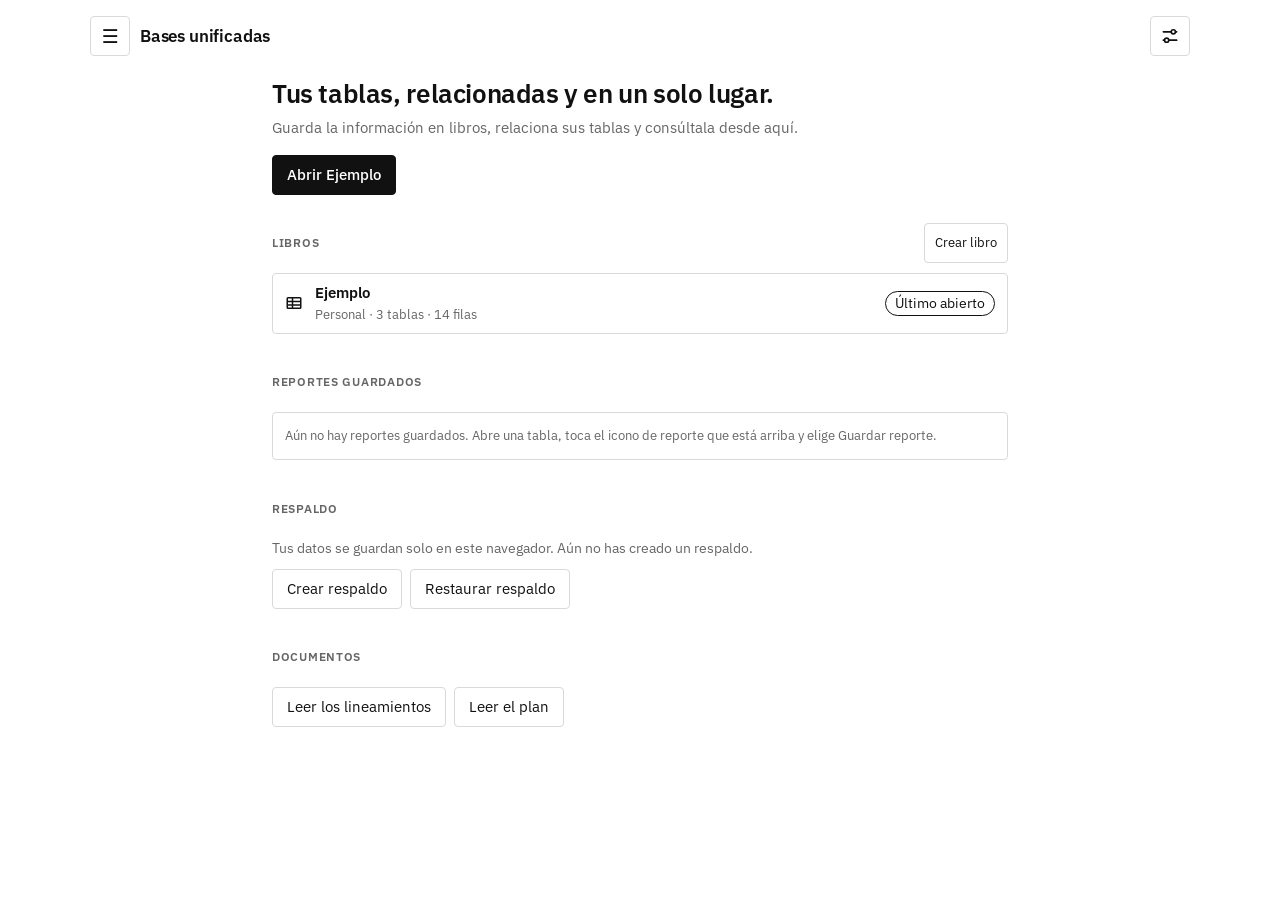
<file: index.html>
<!doctype html>
<html lang="es">
<head>
<meta charset="utf-8">
<meta name="viewport" content="width=device-width,initial-scale=1,viewport-fit=cover">
<meta name="robots" content="noindex">
<title>Bases unificadas</title>
<link rel="stylesheet" href="https://fonts.googleapis.com/css2?family=IBM+Plex+Mono:wght@400;500&family=IBM+Plex+Sans:wght@400;500;600&display=swap">
<link rel="stylesheet" href="estilos.css">
</head>
<body>

<div class="page">
  <header class="top">
    <div class="marca"><button class="btn ico" id="btnNav" type="button" aria-label="Abrir barra lateral" aria-haspopup="dialog">☰</button><h1 id="libroNom" class="ntx"></h1></div>
    <div style="display:flex;gap:6px">
      <button class="btn ico" id="btnUndo" type="button" aria-label="Deshacer" title="Deshacer (Ctrl+Z)" disabled>↶</button>
      <button class="btn ico" id="btnRedo" type="button" aria-label="Rehacer" title="Rehacer (Ctrl+Y)" disabled>↷</button>
      <button class="btn ico" id="btnRep" type="button" aria-label="Generar reporte de esta tabla" title="Generar reporte"><svg viewBox="0 0 24 24" width="20" height="20" fill="none" stroke="currentColor" stroke-width="2" stroke-linejoin="round" stroke-linecap="round" aria-hidden="true"><path d="M6 3h9l4 4v14H6z" fill="none"/><path d="M9.5 17v-3M12.5 17v-6M15.5 17v-4" fill="none"/></svg></button>
      <button class="btn ico" id="btnAjustes" type="button" aria-label="Opciones" title="Opciones"><svg viewBox="0 0 24 24" width="20" height="20" fill="none" stroke="currentColor" stroke-width="2" stroke-linecap="round" aria-hidden="true"><path d="M4 7h9M19 7h1M4 17h1M11 17h9" fill="none"/><circle cx="16" cy="7" r="2.5" fill="none"/><circle cx="8" cy="17" r="2.5" fill="none"/></svg></button>
    </div>
  </header>
  <p class="aviso" id="avisoGuardado" role="alert" hidden><span><strong>Atención:</strong> los últimos cambios no se pudieron guardar en este navegador. Crea un respaldo ahora para no perderlos; si hay muchos reportes guardados, elimina los que ya no uses.</span><button class="btn" id="avisoBak" type="button">Crear respaldo</button></p>

  <p class="aviso" id="avisoPestana" role="alert" hidden><span><strong>Atención:</strong> guardaste cambios en otra pestaña. Recarga esta para ver lo último; lo que cambies aquí antes de recargar no se guardará.</span><button class="btn" id="avisoRecargar" type="button">Recargar esta pestaña</button></p>

  <main class="vista ini" id="vistaInicio" hidden>
    <section aria-labelledby="iniLead">
      <p class="ini-lead" id="iniLead">Tus tablas, relacionadas y en un solo lugar.</p>
      <p class="ini-sub">Guarda la información en libros, relaciona sus tablas y consúltala desde aquí.</p>
      <button class="btn pri" id="iniSeguir" type="button"></button>
    </section>
    <section class="ini-sec" aria-labelledby="iniLibrosT">
      <div class="ini-head"><h2 id="iniLibrosT">Libros</h2><button class="btn sm" id="iniNuevo" type="button">Crear libro</button></div>
      <ul class="ini-lista" id="iniLibros"></ul>
    </section>
    <section class="ini-sec" aria-labelledby="iniRepsT">
      <div class="ini-head"><h2 id="iniRepsT">Reportes guardados</h2><button class="btn sm" id="iniRepsVer" type="button">Ver todos</button></div>
      <ul class="ini-lista" id="iniReps"></ul>
    </section>
    <section class="ini-sec" aria-labelledby="iniBakT">
      <div class="ini-head"><h2 id="iniBakT">Respaldo</h2></div>
      <p class="ayuda" id="iniBakInfo" style="font-size:14px"></p>
      <div class="ini-links"><button class="btn" id="iniBak" type="button">Crear respaldo</button><button class="btn" id="iniRes" type="button">Restaurar respaldo</button></div>
    </section>
    <section class="ini-sec" id="iniDocs" aria-labelledby="iniDocsT" hidden>
      <div class="ini-head"><h2 id="iniDocsT">Documentos</h2></div>
      <div class="ini-links"><a class="btn" href="docs/lineamientos.html">Leer los lineamientos</a><a class="btn" href="docs/plan.html">Leer el plan</a></div>
    </section>
  </main>

  <div class="vista" id="vistaLibro" hidden>
  <p class="nota" id="demo"><span>Ventas, Clientes y Productos son tablas de ejemplo.</span> <button class="btn sm" id="btnBlanco" type="button">Quitar las tablas de ejemplo</button></p>

  <div class="tabs" id="tabs" role="group" aria-label="Tablas del libro"></div>

  <div class="vacio" id="vacio" hidden>
    <p style="margin:0 0 12px">Aún no hay tablas. Crea una o importa un CSV.</p>
    <div class="acciones" style="justify-content:center">
      <button class="btn pri" id="btnNuevaVacio" type="button">Nueva tabla</button>
      <button class="btn" id="btnImportVacio" type="button">Importar CSV</button>
    </div>
  </div>

  <div id="area" style="display:flex;flex-direction:column;gap:14px">
    <div class="vistas" id="vistas" role="group" aria-label="Vistas guardadas de esta tabla"></div>
    <div class="busca">
      <input class="field" id="buscar" type="search" placeholder="Buscar en la tabla" aria-label="Buscar en la tabla">
      <button class="btn" id="btnFiltro" type="button" aria-expanded="false" aria-controls="filtro">Filtrar</button>
    </div>
    <div class="filtro" id="filtro" hidden>
      <select class="field" id="fCol" aria-label="Columna a filtrar"></select>
      <select class="field" id="fOp" aria-label="Condición">
        <option value="has">contiene</option><option value="eq">es igual a</option>
        <option value="gt">mayor que</option><option value="lt">menor que</option>
      </select>
      <div class="wide">
        <input class="field" id="fVal" type="text" list="fOpts" placeholder="Valor" aria-label="Valor del filtro" autocomplete="off"><datalist id="fOpts"></datalist>
        <button class="btn" id="fClear" type="button">Quitar</button>
      </div>
    </div>
    <div class="acciones">
      <button class="btn pri" id="btnFila" type="button">+ Fila</button>
      <button class="btn" id="btnCol" type="button">+ Columna</button>
      <button class="btn" id="btnImport" type="button">Importar CSV</button>
      <button class="btn" id="btnExport" type="button">Exportar CSV</button>
      <button class="btn" id="btnNota" type="button" hidden>Importar nota</button>
      <button class="btn" id="btnGen" type="button" hidden>Generar mes</button>
      <button class="btn" id="btnTabla" type="button">Tabla</button>
    </div>
    <div class="wrap"><table id="grid"></table></div>
    <div class="piefijo" id="pieFijo" aria-hidden="true" hidden></div>
    <div class="pie"><span id="conteo"></span><span class="acciones"><button class="btn sm" id="btnOcultas" type="button" hidden></button><button class="btn sm" id="mas" type="button" hidden>Mostrar más</button></span></div>
  </div>
  </div>
</div>

<dialog id="dlgCol" aria-labelledby="colTitulo">
  <form class="form" id="formCol">
    <h2 id="colTitulo">Nueva columna</h2>
    <label>Nombre<input class="field" id="colNombre" type="text" autocomplete="off"></label>
    <label>Tipo
      <select class="field" id="colTipo">
        <option value="text">Texto</option><option value="number">Número</option><option value="date">Fecha</option>
        <option value="select">Selección (una opción)</option><option value="multi">Selección múltiple</option><option value="check">Casilla</option>
        <option value="relation">Relación con otra tabla</option>
        <option value="lookup">Referencia (trae una columna de la tabla relacionada)</option>
        <option value="formula">Fórmula (columna calculada)</option>
        <option value="sum">Suma de otra tabla</option>
      </select>
    </label>
    <label id="fRel" hidden>Tabla relacionada<select class="field" id="colTabla"></select>
      <span class="ayuda">Cada fila apuntará a una fila de esa tabla.</span></label>
    <div id="fLook" class="form" hidden>
      <label>Usando la relación<select class="field" id="colRel"></select></label>
      <label>Traer la columna<select class="field" id="colTarget"></select></label>
    </div>
    <div id="fForm" class="form" hidden>
      <label>Fórmula<input class="field" id="colExpr" type="text" autocomplete="off" autocapitalize="off" spellcheck="false" placeholder="{Cantidad} * {Precio}" style="font-family:var(--mono)"></label>
      <p class="ayuda">Usa + − * / y paréntesis. Toca una columna para insertarla:</p>
      <div class="chips" id="colChips"></div>
    </div>
    <label id="fOptsCol" hidden>Opciones (una por línea)<textarea class="field" id="colOpts" rows="5" style="font-family:var(--sans);font-size:15px"></textarea>
      <span class="ayuda">También puedes crear opciones al elegir en una celda.</span></label>
    <div id="fSum" class="form" hidden>
      <label>Sumar las filas de<select class="field" id="colSumRel"></select></label>
      <label>Columna a sumar<select class="field" id="colSumTarget"></select></label>
      <p class="ayuda">Suma las filas de la otra tabla que apuntan a cada fila de esta.</p>
    </div>
    <p class="error" id="colError" role="alert"></p>
    <div class="fila">
      <button class="btn izq" id="colBorrar" type="button">Eliminar</button>
      <button class="btn" type="button" data-close>Cancelar</button>
      <button class="btn pri" type="submit">Guardar</button>
    </div>
  </form>
</dialog>

<dialog id="dlgPick" aria-labelledby="pickTitulo">
  <div class="form">
    <h2 id="pickTitulo">Elegir</h2>
    <input class="field" id="pickBuscar" type="search" placeholder="Buscar" aria-label="Buscar fila">
    <div class="lista" id="pickLista"></div>
    <p class="ayuda" id="pickMas"></p>
    <div class="fila"><button class="btn izq" id="pickQuitar" type="button">Quitar relación</button><button class="btn" type="button" data-close>Cerrar</button></div>
  </div>
</dialog>

<dialog id="dlgExport" aria-labelledby="expTitulo">
  <div class="form">
    <h2 id="expTitulo">Exportar CSV</h2>
    <p class="ayuda">Incluye las filas visibles con el filtro y orden actuales, y todas las columnas, también las ocultas. Copia el texto y pégalo en un archivo .csv o en tu hoja de cálculo.</p>
    <textarea class="field" id="expTexto" rows="9" readonly aria-label="Contenido CSV"></textarea>
    <p class="ayuda" id="expMsg" role="status"></p>
    <div class="fila"><button class="btn" type="button" data-close>Cerrar</button><button class="btn" id="expDesc" type="button" data-dl hidden>Descargar .csv</button><button class="btn pri" id="expCopiar" type="button">Copiar</button></div>
  </div>
</dialog>

<dialog id="dlgImport" aria-labelledby="impTitulo">
  <form class="form" id="formImport">
    <h2 id="impTitulo">Importar CSV</h2>
    <p class="ayuda">La primera fila debe tener los nombres de las columnas. Se crea una tabla nueva. Los importes como $1,250.50 y las fechas día/mes/año se convierten solos; los códigos que empiezan con cero se conservan como texto.</p>
    <label>Nombre de la tabla<input class="field" id="impNombre" type="text" autocomplete="off"></label>
    <label>Archivo<input id="impArchivo" type="file" accept=".csv,.tsv,.txt,text/csv,text/plain"></label>
    <label>O pega el contenido<textarea class="field" id="impTexto" rows="5" placeholder="Nombre,Ciudad&#10;Ana,Puebla"></textarea></label>
    <p class="error" id="impError" role="alert"></p>
    <div class="fila"><button class="btn" type="button" data-close>Cancelar</button><button class="btn pri" type="submit">Importar</button></div>
  </form>
</dialog>

<dialog id="dlgColMenu" aria-labelledby="cmT">
  <div class="form">
    <h2 id="cmT"></h2>
    <p class="ayuda">Toda la columna está seleccionada: lo que elijas aquí se aplica a todas sus celdas.</p>
    <section class="sec">
      <h3>Formato</h3>
      <div class="acciones">
        <button class="btn" id="cmB" type="button" data-cm="b" aria-pressed="false">Negritas</button>
        <button class="btn" id="cmH" type="button" data-cm="h" aria-pressed="false">Resaltar</button>
        <button class="btn" id="cmClear" type="button" data-cm="clear">Quitar formato</button>
      </div>
    </section>
    <section class="sec">
      <h3>Total al pie</h3>
      <div class="seg" role="radiogroup" aria-label="Total al pie de la columna">
        <label><input type="radio" name="cmPie" value=""><span>Ninguno</span></label>
        <label><input type="radio" name="cmPie" value="sum"><span>Suma</span></label>
        <label><input type="radio" name="cmPie" value="avg"><span>Promedio</span></label>
        <label><input type="radio" name="cmPie" value="count"><span>Conteo</span></label>
      </div>
      <p class="ayuda" id="cmPieAyuda"></p>
    </section>
    <div class="fila"><button class="btn izq" id="cmEditar" type="button">Editar columna</button><button class="btn" id="cmOcultar" type="button">Ocultar columna</button><button class="btn pri" type="button" data-close>Listo</button></div>
  </div>
</dialog>

<dialog id="dlgVista" aria-labelledby="visT">
  <form class="form" id="formVista">
    <h2 id="visT">Guardar vista</h2>
    <label>Nombre<input class="field" id="visNombre" type="text" autocomplete="off" placeholder="Por pagar"></label>
    <p class="ayuda">Una vista recuerda la búsqueda, el filtro y el orden que están en pantalla, para volver a ellos con un toque.</p>
    <p class="ayuda" id="visInfo"></p>
    <p class="error" id="visError" role="alert"></p>
    <div class="fila">
      <button class="btn izq" id="visBorrar" type="button">Eliminar vista</button>
      <button class="btn" type="button" data-close>Cancelar</button>
      <button class="btn pri" id="visOk" type="submit">Guardar</button>
    </div>
  </form>
</dialog>

<dialog id="dlgTabla" aria-labelledby="tabTitulo">
  <form class="form" id="formTabla">
    <h2 id="tabTitulo">Tabla</h2>
    <label>Nombre<input class="field" id="tabNombre" type="text" autocomplete="off"></label>
    <section class="sec">
      <h3>Columnas</h3>
      <ul class="tabcols" id="tabCols" aria-label="Columnas de la tabla"></ul>
      <p class="ayuda">Desmarca una columna para ocultarla: conserva sus datos y sigue sirviendo para fórmulas y filtros. Las flechas cambian el orden. Estos cambios se aplican al momento.</p>
      <p class="ayuda">La primera columna es el nombre que se muestra cuando otra tabla se relaciona con esta.</p>
    </section>
    <div class="fila">
      <button class="btn izq" id="tabBorrar" type="button">Eliminar tabla</button>
      <button class="btn" type="button" data-close>Cancelar</button>
      <button class="btn pri" type="submit">Guardar</button>
    </div>
  </form>
</dialog>

<dialog id="dlgAjustes" class="drawer" aria-labelledby="ajTitulo">
  <div class="form">
    <div class="top"><h2 id="ajTitulo" style="margin:0">Opciones</h2><button class="btn sm" type="button" data-close>Cerrar</button></div>
    <section class="sec">
      <h3>Tamaño en la tabla</h3>
      <div class="step"><span>Texto</span><button class="btn ico" type="button" data-z="zt:-10" aria-label="Reducir texto">−</button><output id="ztV">100%</output><button class="btn ico" type="button" data-z="zt:10" aria-label="Aumentar texto">+</button></div>
      <div class="step"><span>Importes</span><button class="btn ico" type="button" data-z="zn:-10" aria-label="Reducir importes">−</button><output id="znV">100%</output><button class="btn ico" type="button" data-z="zn:10" aria-label="Aumentar importes">+</button></div>
    </section>
    <section class="sec">
      <h3>Formato</h3>
      <p class="ayuda" id="selTxt"></p>
      <div class="step"><span>Negritas</span><button class="btn sm" type="button" data-fmt="b:cells">Celda</button><button class="btn sm" type="button" data-fmt="b:rows">Fila</button><button class="btn sm" type="button" data-fmt="b:cols">Columna</button></div>
      <div class="step"><span>Resaltar</span><button class="btn sm" type="button" data-fmt="h:cells">Celda</button><button class="btn sm" type="button" data-fmt="h:rows">Fila</button><button class="btn sm" type="button" data-fmt="h:cols">Columna</button></div>
      <button class="btn sm" id="fmtClear" type="button">Quitar formato de esta tabla</button>
    </section>
    <section class="sec">
      <h3>Impresión</h3>
      <p class="ayuda">Vista limpia de la tabla en pantalla. Ahí eliges si se muestran resaltados y negritas.</p>
      <button class="btn" id="ajPrint" type="button">Vista de impresión</button>
    </section>
    <section class="sec">
      <h3>Apariencia</h3>
      <div class="seg" role="radiogroup" aria-label="Tema">
        <label><input type="radio" name="tema" id="temaSis" value="sistema"><span>Sistema</span></label>
        <label><input type="radio" name="tema" id="temaCla" value="claro"><span>Claro</span></label>
        <label><input type="radio" name="tema" id="temaOsc" value="oscuro"><span>Oscuro</span></label>
      </div>
      <label class="sw">Alto contraste<input type="checkbox" id="ajHc"></label>
      <label class="sw">Colores en números (azul +, rojo −)<input type="checkbox" id="ajNum"></label>
    </section>
    <section class="sec">
      <h3>Respaldo</h3>
      <p class="ayuda" id="ajBakInfo"></p>
      <div class="acciones"><button class="btn sm" id="ajBak" type="button">Crear respaldo</button><button class="btn sm" id="ajRes" type="button">Restaurar respaldo</button></div>
    </section>
    <section class="sec">
      <h3>Libro</h3>
      <div class="step"><input class="field" id="ajLibro" type="text" aria-label="Nombre del libro" autocomplete="off" style="flex:1"><button class="btn sm" id="ajLibroOk" type="button">Renombrar</button></div>
      <button class="btn sm" id="ajLibroDel" type="button">Eliminar libro</button>
      <button class="btn sm" id="ajDemo" type="button">Restaurar ejemplo</button>
      <p class="ayuda">Cada libro tiene sus propias tablas. Tus datos se guardan solo en este navegador.</p>
    </section>
  </div>
</dialog>

<dialog id="dlgPrint" class="full" aria-labelledby="prTitulo">
  <div class="prbar">
    <label class="chk"><input type="checkbox" id="prHl"> Resaltados</label>
    <label class="chk"><input type="checkbox" id="prBd"> Negritas</label>
    <div class="hoja" data-nativo hidden>
      <span id="hojaTabT" class="sr">Hoja para imprimir</span>
      <div class="seg" role="radiogroup" aria-labelledby="hojaTabT">
        <label><input type="radio" name="hojaTab" value="v"><span>Carta vertical</span></label>
        <label><input type="radio" name="hojaTab" value="h"><span>Carta horizontal</span></label>
      </div>
    </div>
    <span style="margin-left:auto;display:flex;gap:8px"><button class="btn sm pri" id="prImprimir" type="button" data-nativo hidden>Imprimir</button><button class="btn sm" type="button" data-close>Cerrar</button></span>
  </div>
  <div id="prHoja">
    <h2 id="prTitulo"></h2>
    <p class="ayuda" id="prMeta"></p>
    <div class="wrap"><table class="ptab" id="prTabla"></table></div>
    <p class="ayuda" id="prNota"></p>
  </div>
</dialog>

<dialog id="dlgOpt" aria-labelledby="optTitulo">
  <div class="form">
    <h2 id="optTitulo"></h2>
    <p class="ayuda" id="optAyuda"></p>
    <div class="lista" id="optLista"></div>
    <div class="step"><input class="field" id="optNueva" type="text" placeholder="Nueva opción" aria-label="Nueva opción" autocomplete="off" style="flex:1"><button class="btn" id="optCrear" type="button">Crear</button></div>
    <div class="fila"><button class="btn izq" id="optQuitar" type="button">Quitar</button><button class="btn pri" type="button" data-close>Listo</button></div>
  </div>
</dialog>

<dialog id="dlgNav" class="drawer left" aria-label="Barra lateral">
  <div class="top"><strong style="font-size:16px">Bases unificadas</strong><button class="btn sm" type="button" data-close>Cerrar</button></div>
  <nav id="nav" aria-label="Salas y libros"></nav>
  <p class="ayuda" style="margin-top:24px">Compartido es por ahora solo una sección para ordenar: todos los datos siguen guardados en este navegador.</p>
</dialog>

<dialog id="dlgRep" class="full" aria-labelledby="repBarT">
  <div class="repcol">
    <div class="prbar"><strong id="repBarT">Nuevo reporte</strong>
      <span style="margin-left:auto;display:flex;gap:8px;flex-wrap:wrap">
        <button class="btn sm" id="repInfoBtn" type="button" aria-expanded="false" aria-controls="repInfo" hidden>Información</button>
        <button class="btn sm" id="repPresentar" type="button">Presentar</button>
        <button class="btn sm" id="repImprimir" type="button" data-nativo hidden>Imprimir</button>
        <button class="btn sm pri" id="repGuardar" type="button">Guardar reporte</button>
        <button class="btn sm" type="button" data-close>Cerrar</button></span></div>
    <div class="form" id="repCtl">
      <label>Título<input class="field" id="repTitulo" type="text" autocomplete="off"></label>
      <div class="filtro">
        <label>Agrupar por<select class="field" id="repG"></select></label>
        <label>Y después por<select class="field" id="repG2"></select></label>
        <label style="grid-column:1/-1">Sumar<select class="field" id="repS"></select></label>
      </div>
      <label class="chk" style="flex-direction:row;font-weight:400;font-size:15px"><input type="checkbox" id="repDet"> Incluir el detalle de filas</label>
      <p class="ayuda">El reporte toma la tabla en pantalla, con su filtro y orden actuales.</p>
      <section class="sec">
        <h3>Plantilla</h3>
        <label>Usar una plantilla de esta tabla<select class="field" id="repPl"></select></label>
        <div class="acciones"><button class="btn sm" id="repPlGuardar" type="button">Guardar como plantilla</button><button class="btn sm" id="repPlBorrar" type="button" hidden>Eliminar plantilla</button></div>
        <p class="ayuda">Una plantilla recuerda los desgloses, la suma, el detalle, la paleta y la hoja. Para el reporte de cada mes: filtra la tabla, abre el reporte y elige la plantilla.</p>
        <p class="ayuda" id="repPlMsg" role="status"></p>
      </section>
    </div>
    <div class="hoja" data-nativo hidden>
      <span id="hojaRepT">Hoja para imprimir</span>
      <div class="seg" role="radiogroup" aria-labelledby="hojaRepT">
        <label><input type="radio" name="hojaRep" value="v"><span>Carta vertical</span></label>
        <label><input type="radio" name="hojaRep" value="h"><span>Carta horizontal</span></label>
      </div>
    </div>
    <div class="pal" id="repPal" role="group" aria-label="Paleta de colores"></div>
    <div class="rp" id="repHoja"></div>
    <section class="info" id="repInfo" aria-label="Información del reporte" hidden></section>
    <div class="fila" id="repAcc" hidden><button class="btn sm izq" id="repBorrar" type="button">Eliminar reporte</button><button class="btn sm" id="repCmp" type="button">Comparar con otro reporte</button></div>
  </div>
</dialog>

<dialog id="dlgPres" class="full pres" aria-label="Presentación del reporte">
  <div class="pres-caja" id="presCaja">
    <div class="pres-esc">
      <div class="rp pres-slide" id="presSlide" role="group" aria-roledescription="diapositiva" aria-live="polite"></div>
    </div>
    <div class="pres-bar">
      <button class="btn ico" id="presAnt" type="button" aria-label="Diapositiva anterior" title="Anterior (←)">←</button>
      <output id="presN" aria-hidden="true"></output>
      <button class="btn ico" id="presSig" type="button" aria-label="Diapositiva siguiente" title="Siguiente (→)">→</button>
      <button class="btn" id="presFS" type="button" aria-pressed="false" title="Pantalla completa (F)" hidden>Pantalla completa</button>
      <button class="btn" type="button" data-close>Cerrar</button>
    </div>
  </div>
</dialog>

<dialog id="dlgCmpPick" aria-labelledby="cmpPickT">
  <div class="form">
    <h2 id="cmpPickT">Comparar con otro reporte</h2>
    <p class="ayuda">Elige el otro reporte guardado. El más antiguo de los dos se toma como "antes".</p>
    <div class="lista" id="cmpLista"></div>
    <div class="fila"><button class="btn" type="button" data-close>Cancelar</button></div>
  </div>
</dialog>

<dialog id="dlgCmp" class="full" aria-labelledby="cmpT">
  <div class="repcol">
    <div class="prbar"><strong id="cmpT">Comparación de reportes</strong>
      <span style="margin-left:auto;display:flex;gap:8px;flex-wrap:wrap">
        <button class="btn sm" id="cmpPresentar" type="button">Presentar</button>
        <button class="btn sm" id="cmpImprimir" type="button" data-nativo hidden>Imprimir</button>
        <button class="btn sm" type="button" data-close>Cerrar</button></span></div>
    <div class="hoja" data-nativo hidden>
      <span id="hojaCmpT">Hoja para imprimir</span>
      <div class="seg" role="radiogroup" aria-labelledby="hojaCmpT">
        <label><input type="radio" name="hojaCmp" value="v"><span>Carta vertical</span></label>
        <label><input type="radio" name="hojaCmp" value="h"><span>Carta horizontal</span></label>
      </div>
    </div>
    <div class="rp" id="cmpHoja"></div>
    <p class="ayuda">La comparación no se guarda: se calcula con los dos reportes cada vez que la abres.</p>
  </div>
</dialog>

<dialog id="dlgReps" class="full" aria-labelledby="repsT">
  <div class="repcol">
    <div class="prbar"><strong id="repsT">Reportes guardados</strong><button class="btn sm" type="button" data-close style="margin-left:auto">Cerrar</button></div>
    <div id="repsLista" class="reps"></div>
  </div>
</dialog>

<dialog id="dlgGen" aria-labelledby="genTitulo">
  <form class="form" id="formGen">
    <h2 id="genTitulo">Generar el mes</h2>
    <label>Periodo<input class="field" id="genMes" type="month" placeholder="AAAA-MM" pattern="\d{4}-\d{2}"></label>
    <p class="ayuda" id="genInfo"></p>
    <p class="ayuda" id="genAyuda"></p>
    <p class="error" id="genError" role="alert"></p>
    <div class="fila"><button class="btn" type="button" data-close>Cancelar</button><button class="btn pri" type="submit">Generar</button></div>
  </form>
</dialog>

<dialog id="dlgNodo" aria-labelledby="nodoT">
  <form class="form" id="formNodo">
    <h2 id="nodoT"></h2>
    <label>Nombre<input class="field" id="nodoNombre" type="text" autocomplete="off"></label>
    <label id="nodoDestL">Mover a<select class="field" id="nodoDest"></select></label>
    <div class="acciones" id="nodoOrden"><button class="btn sm" id="nodoUp" type="button">Subir</button><button class="btn sm" id="nodoDown" type="button">Bajar</button></div>
    <div class="acciones" id="nodoCrear"><button class="btn sm" id="nodoSala" type="button">Nueva sala aquí</button><button class="btn sm" id="nodoLibro" type="button">Nuevo libro aquí</button></div>
    <p class="error" id="nodoError" role="alert"></p>
    <div class="fila"><button class="btn izq" id="nodoDel" type="button">Eliminar</button><button class="btn" type="button" data-close>Cancelar</button><button class="btn pri" type="submit">Guardar</button></div>
  </form>
</dialog>

<dialog id="dlgBak" aria-labelledby="bakT">
  <div class="form">
    <h2 id="bakT">Respaldo completo</h2>
    <p id="bakInfo"></p>
    <p class="ayuda">Guarda todos los libros, salas, reportes y ajustes en un solo archivo. Consérvalo fuera del navegador.</p>
    <textarea class="field" id="bakTexto" rows="6" readonly aria-label="Texto del respaldo" hidden></textarea>
    <p class="ayuda" id="bakMsg" role="status"></p>
    <div class="fila"><button class="btn" type="button" data-close>Cerrar</button><button class="btn" id="bakCopiar" type="button">Copiar</button><button class="btn pri" id="bakDesc" type="button" data-dl hidden>Descargar archivo</button></div>
  </div>
</dialog>

<dialog id="dlgRes" aria-labelledby="resT">
  <div class="form">
    <h2 id="resT">Restaurar respaldo</h2>
    <p class="ayuda">Reemplaza todo lo que hay ahora en la web por el contenido del respaldo.</p>
    <label>Archivo de respaldo<input id="resArchivo" type="file" accept=".json,.txt,application/json,text/plain"></label>
    <label>O pega el texto del respaldo<textarea class="field" id="resTexto" rows="4"></textarea></label>
    <p id="resInfo" role="status"></p>
    <p class="error" id="resError" role="alert"></p>
    <div class="fila"><button class="btn" type="button" data-close>Cancelar</button><button class="btn pri" id="resOk" type="button" disabled>Restaurar</button></div>
  </div>
</dialog>

<dialog id="dlgNota" aria-labelledby="notaTitulo">
  <form class="form" id="formNota">
    <h2 id="notaTitulo">Importar nota de servicio</h2>
    <p class="ayuda">Pasa el PDF de la nota a Claude en el proyecto y pega aquí el bloque que te devuelve. Se agregan el servicio, su mano de obra y sus refacciones.</p>
    <textarea class="field" id="notaTexto" rows="9" aria-label="Bloque de la nota" placeholder='{"servicio":{"id":"SERVICIO-090", …}}'></textarea>
    <p class="error" id="notaError" role="alert"></p>
    <div class="fila"><button class="btn" type="button" data-close>Cancelar</button><button class="btn pri" type="submit">Importar</button></div>
  </form>
</dialog>

<div id="printArea"></div>
<div class="toast" id="toast" hidden role="status"><span id="toastTxt"></span><button class="link" id="toastBtn" type="button">Deshacer</button></div>

<script src="app.js"></script>

</body>
</html>
</file>
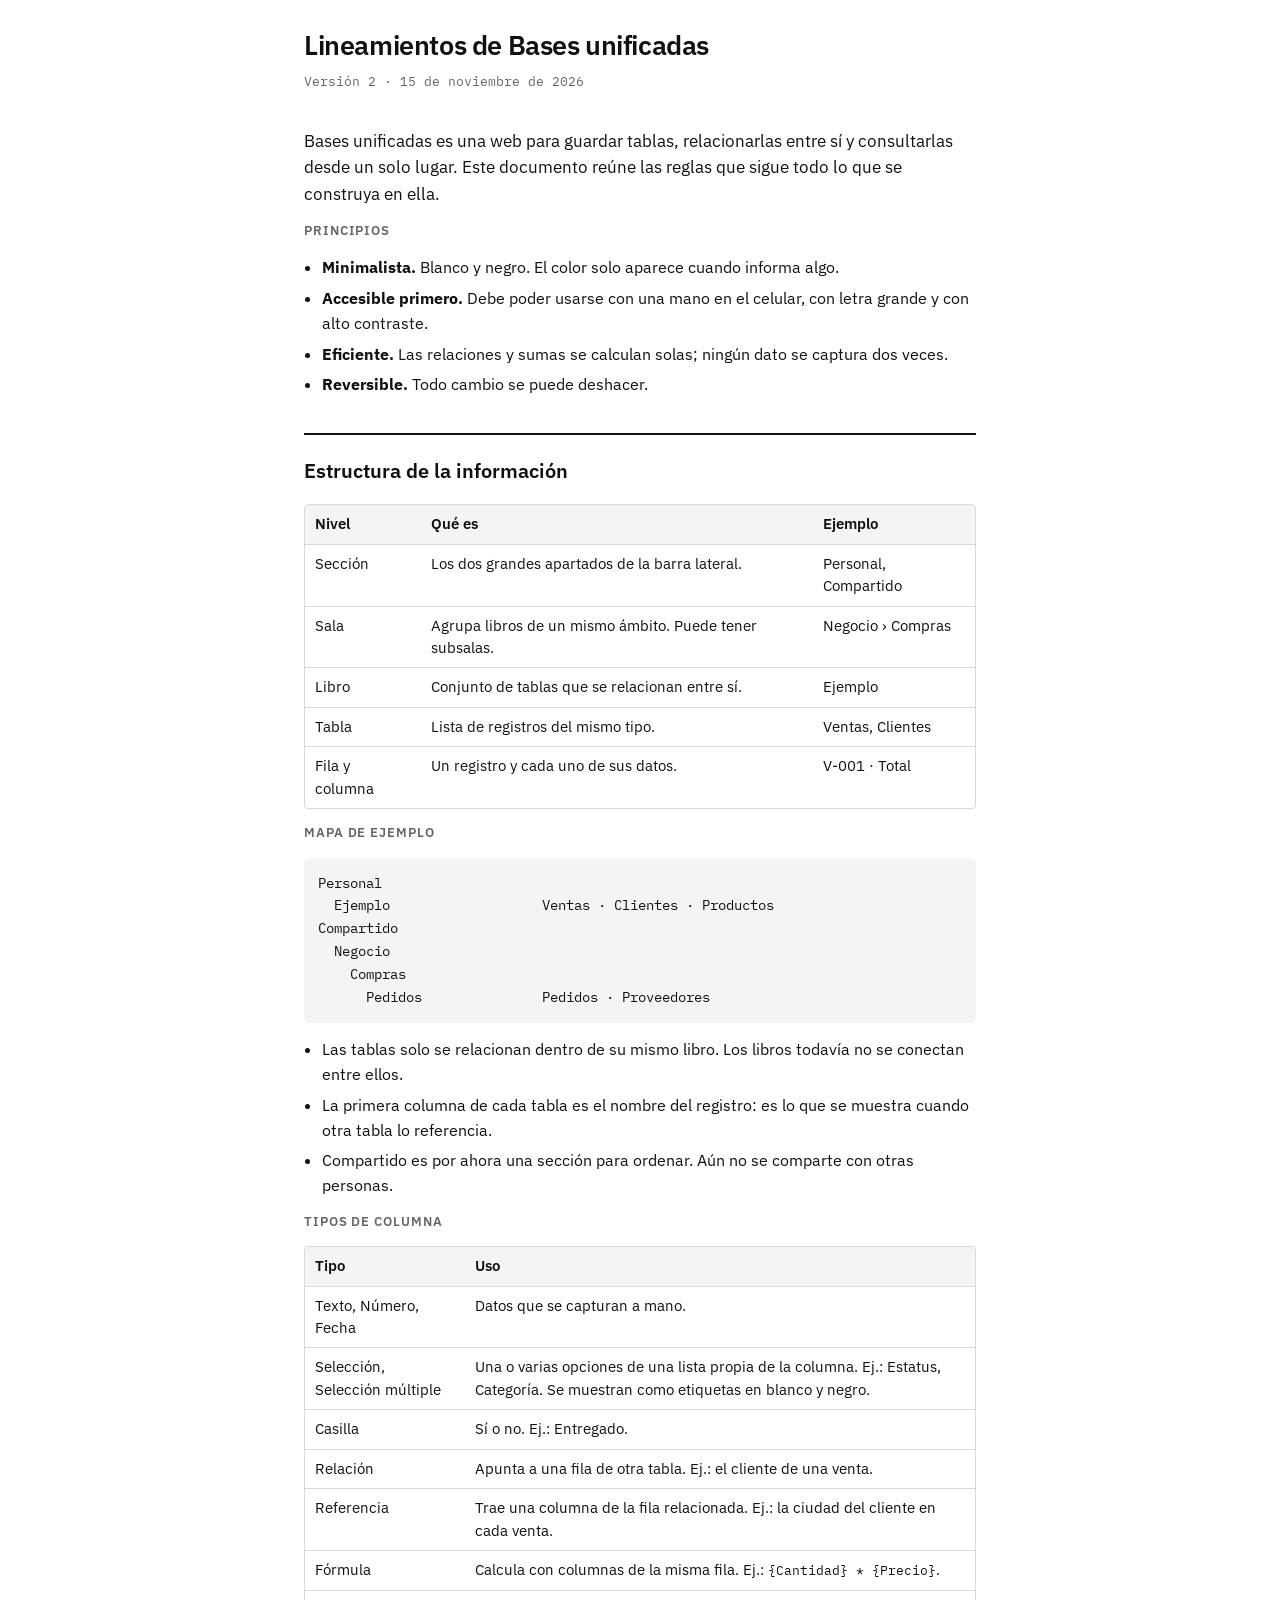
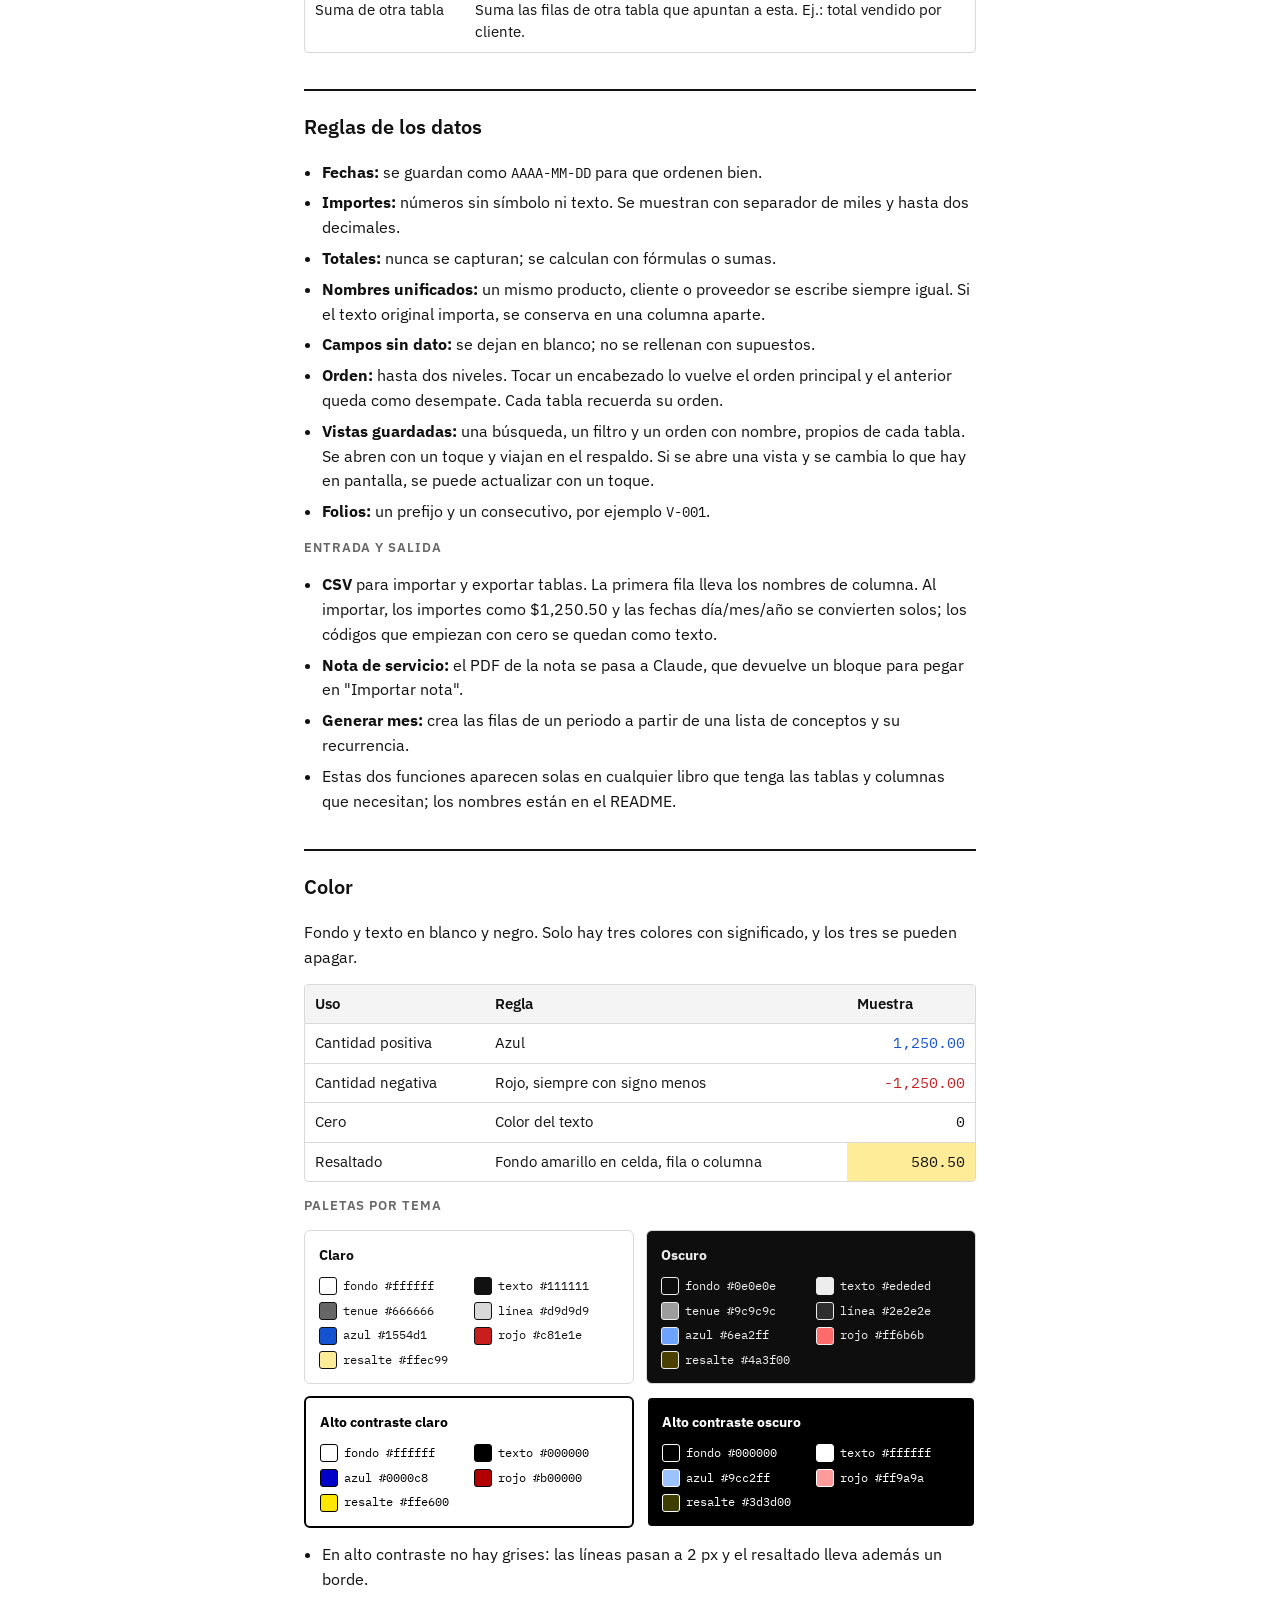
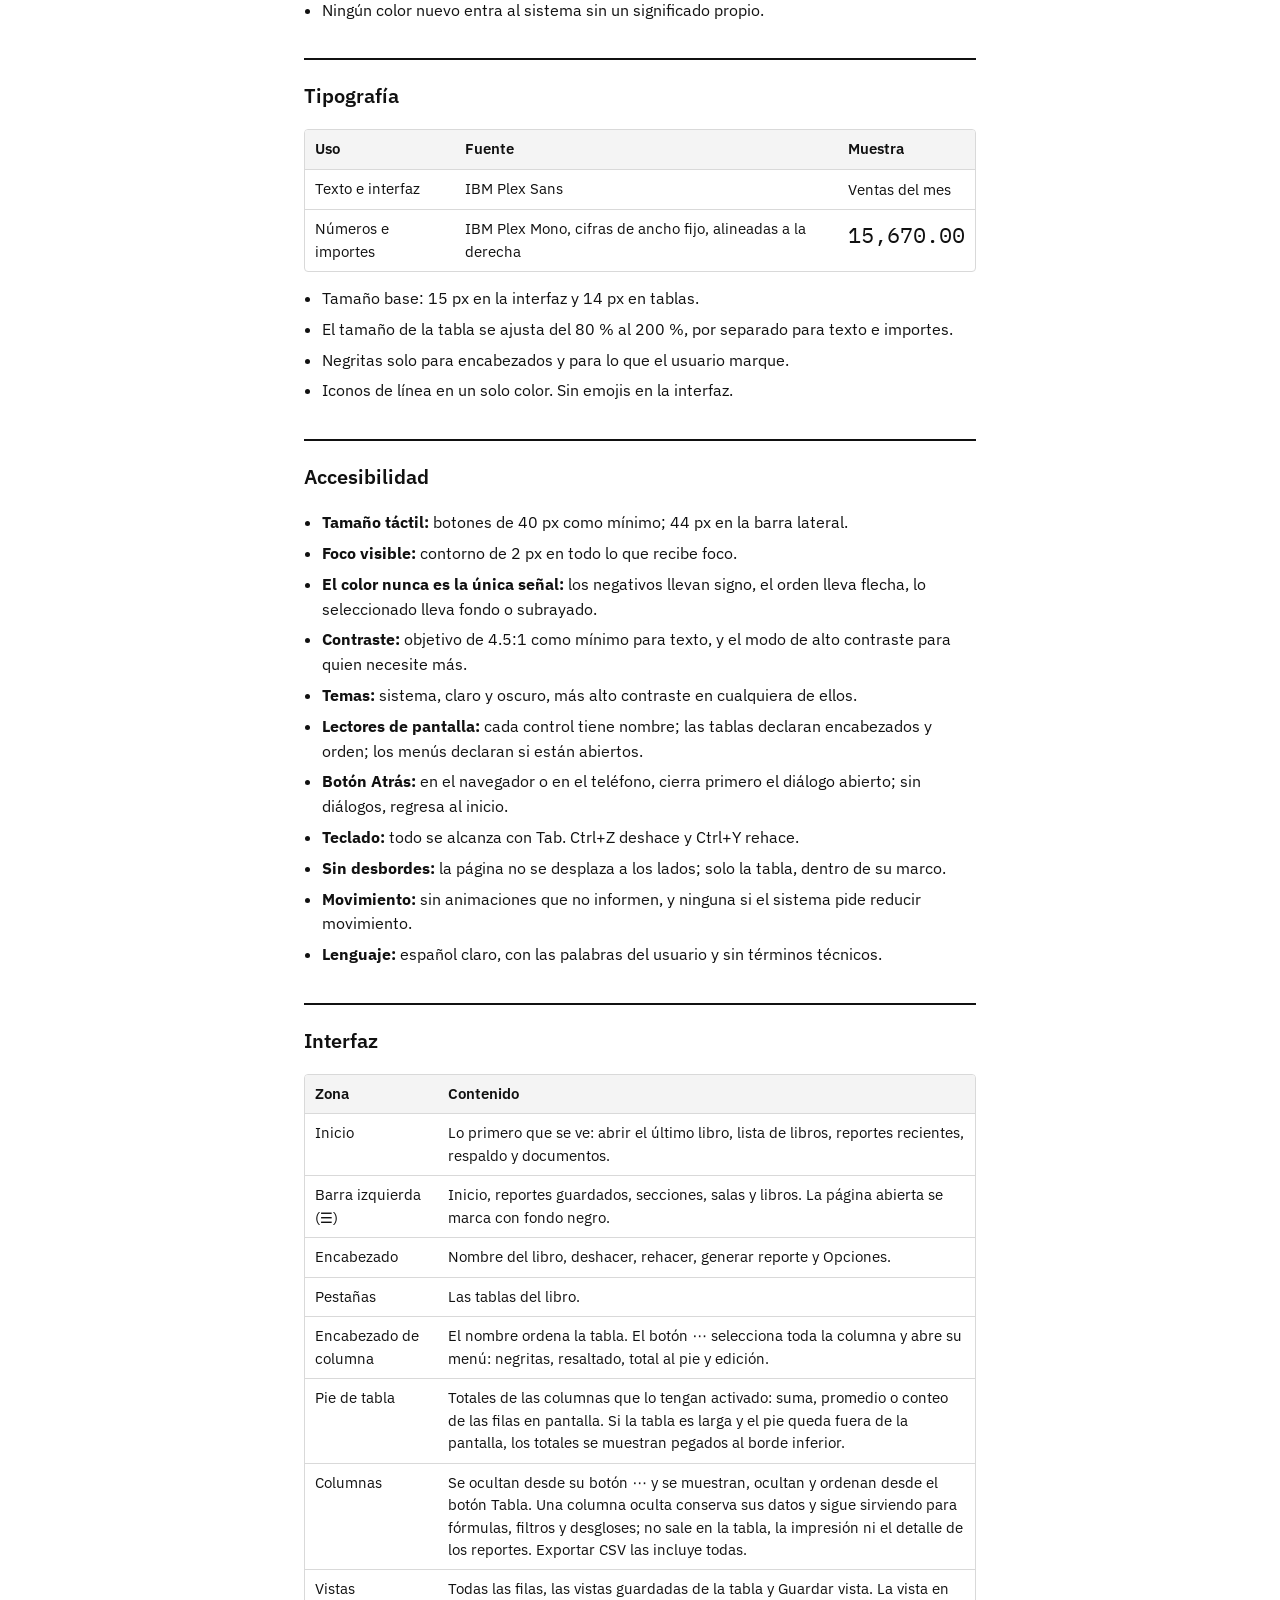
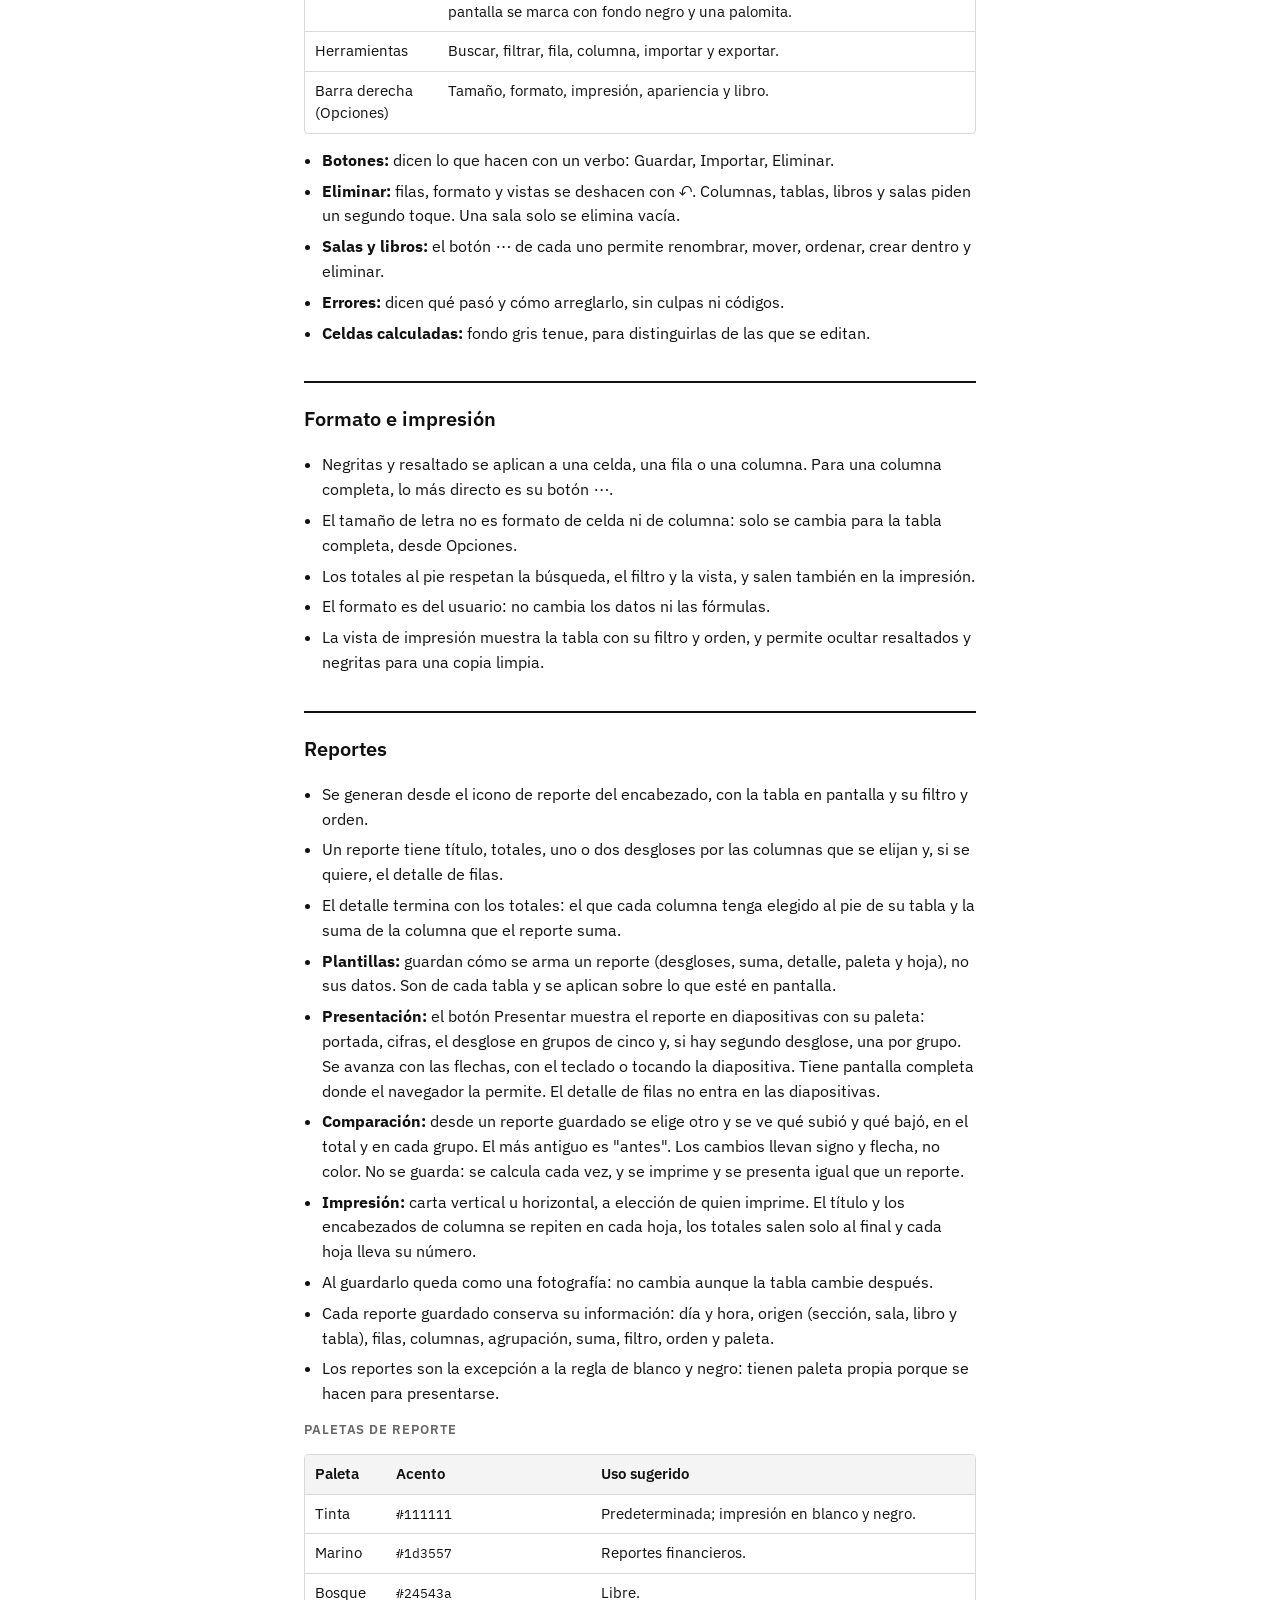
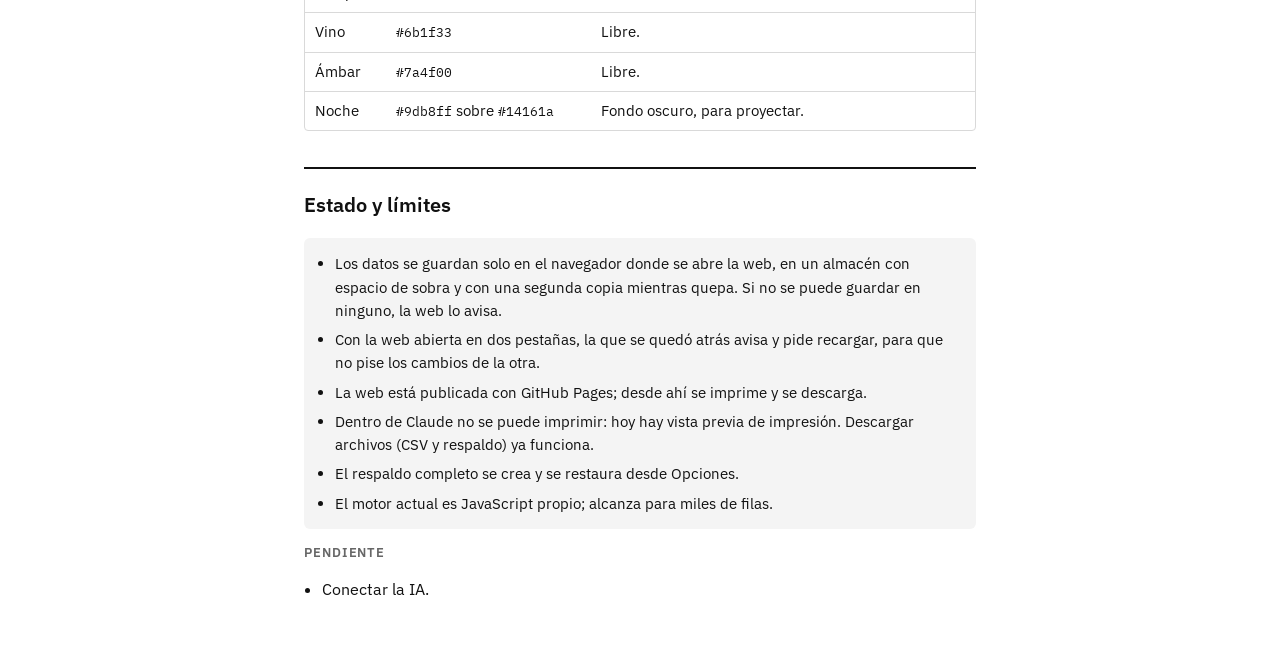
<file: docs/lineamientos.html>
<!doctype html>
<html lang="es">
<head>
<meta charset="utf-8">
<meta name="viewport" content="width=device-width,initial-scale=1,viewport-fit=cover">
<meta name="robots" content="noindex">
<title>Lineamientos de Bases unificadas</title>
<link rel="stylesheet" href="https://fonts.googleapis.com/css2?family=IBM+Plex+Mono:wght@400;500&family=IBM+Plex+Sans:wght@400;500;600&display=swap">
<style>
:root{color-scheme:light;padding-top:env(safe-area-inset-top,0px);padding-bottom:env(safe-area-inset-bottom,0px)}
body{margin:0}
img{max-width:100%}
[hidden]{display:none!important}
/* Layout: documento de referencia en una columna; cada sección es una regla del proyecto con su muestra real al lado. */
:root{--bg:#ffffff;--fg:#111111;--muted:#666666;--line:#d9d9d9;--surface:#f4f4f4;--pos:#1554d1;--neg:#c81e1e;
  --sans:"IBM Plex Sans",system-ui,-apple-system,"Segoe UI",Roboto,sans-serif;--mono:"IBM Plex Mono",ui-monospace,Menlo,Consolas,monospace}
@media (prefers-color-scheme: dark){:root:not([data-theme="light"]){--bg:#0e0e0e;--fg:#ededed;--muted:#9c9c9c;--line:#2e2e2e;--surface:#1a1a1a;--pos:#6ea2ff;--neg:#ff6b6b;color-scheme:dark}}
:root[data-theme="dark"]{--bg:#0e0e0e;--fg:#ededed;--muted:#9c9c9c;--line:#2e2e2e;--surface:#1a1a1a;--pos:#6ea2ff;--neg:#ff6b6b;color-scheme:dark}
*{box-sizing:border-box}
body{background:var(--bg);color:var(--fg);font-family:var(--sans);font-size:16px;line-height:1.55;
  padding-block:24px 64px;padding-left:max(16px,env(safe-area-inset-left,0px));padding-right:max(16px,env(safe-area-inset-right,0px))}
main{max-width:42rem;margin:0 auto;display:flex;flex-direction:column;gap:36px}
h1{font-size:27px;font-weight:600;letter-spacing:-.015em;margin:0;text-wrap:balance}
h2{font-size:20px;font-weight:600;margin:0 0 4px;padding-top:20px;border-top:2px solid var(--fg);text-wrap:balance}
h3{font-size:13px;font-weight:600;text-transform:uppercase;letter-spacing:.07em;color:var(--muted);margin:0}
p{margin:0}
section{display:flex;flex-direction:column;gap:14px}
.lead{font-size:17px}
.meta{font-family:var(--mono);font-size:13px;color:var(--muted);margin-top:6px}
ul{margin:0;padding-left:1.15em;display:flex;flex-direction:column;gap:6px}
code,.mono{font-family:var(--mono);font-size:.9em}
.wrap{overflow-x:auto;border:1px solid var(--line);border-radius:4px}
table{border-collapse:collapse;width:100%;font-size:14.5px}
th,td{text-align:left;padding:8px 10px;border-bottom:1px solid var(--line);vertical-align:top}
tr:last-child td{border-bottom:0}
th{background:var(--surface);font-weight:600;white-space:nowrap}
td.n{text-align:right;font-family:var(--mono);font-variant-numeric:tabular-nums;white-space:nowrap}
.pos{color:var(--pos)}.neg{color:var(--neg)}
.temas{display:grid;grid-template-columns:repeat(auto-fit,minmax(15rem,1fr));gap:12px}
.tema{border-radius:6px;padding:14px;display:flex;flex-direction:column;gap:10px;border:1px solid var(--line)}
.tema strong{font-size:14px}
.chips{display:grid;grid-template-columns:1fr 1fr;gap:6px 10px;font-family:var(--mono);font-size:12px}
.chip{display:flex;align-items:center;gap:6px;min-width:0}
.sw{flex:none;width:18px;height:18px;border-radius:3px;border:1px solid currentColor}
.arbol{font-family:var(--mono);font-size:13.5px;line-height:1.7;background:var(--surface);border-radius:6px;padding:14px;overflow-x:auto;white-space:pre}
.nota{background:var(--surface);border-radius:6px;padding:14px;font-size:15px}
.tipo{font-size:15px}
.spec{font-family:var(--mono);font-size:22px;font-variant-numeric:tabular-nums}
</style>
</head>
<body>

<main>
  <header>
    <h1>Lineamientos de Bases unificadas</h1>
    <p class="meta">Versión 2 · 15 de noviembre de 2026</p>
  </header>

  <section>
    <p class="lead">Bases unificadas es una web para guardar tablas, relacionarlas entre sí y consultarlas desde un solo lugar. Este documento reúne las reglas que sigue todo lo que se construya en ella.</p>
    <h3>Principios</h3>
    <ul>
      <li><strong>Minimalista.</strong> Blanco y negro. El color solo aparece cuando informa algo.</li>
      <li><strong>Accesible primero.</strong> Debe poder usarse con una mano en el celular, con letra grande y con alto contraste.</li>
      <li><strong>Eficiente.</strong> Las relaciones y sumas se calculan solas; ningún dato se captura dos veces.</li>
      <li><strong>Reversible.</strong> Todo cambio se puede deshacer.</li>
    </ul>
  </section>

  <section>
    <h2>Estructura de la información</h2>
    <div class="wrap"><table>
      <thead><tr><th>Nivel</th><th>Qué es</th><th>Ejemplo</th></tr></thead>
      <tbody>
        <tr><td>Sección</td><td>Los dos grandes apartados de la barra lateral.</td><td>Personal, Compartido</td></tr>
        <tr><td>Sala</td><td>Agrupa libros de un mismo ámbito. Puede tener subsalas.</td><td>Negocio › Compras</td></tr>
        <tr><td>Libro</td><td>Conjunto de tablas que se relacionan entre sí.</td><td>Ejemplo</td></tr>
        <tr><td>Tabla</td><td>Lista de registros del mismo tipo.</td><td>Ventas, Clientes</td></tr>
        <tr><td>Fila y columna</td><td>Un registro y cada uno de sus datos.</td><td>V-001 · Total</td></tr>
      </tbody>
    </table></div>
    <h3>Mapa de ejemplo</h3>
    <div class="arbol">Personal
  Ejemplo                   Ventas · Clientes · Productos
Compartido
  Negocio
    Compras
      Pedidos               Pedidos · Proveedores</div>
    <ul>
      <li>Las tablas solo se relacionan dentro de su mismo libro. Los libros todavía no se conectan entre ellos.</li>
      <li>La primera columna de cada tabla es el nombre del registro: es lo que se muestra cuando otra tabla lo referencia.</li>
      <li>Compartido es por ahora una sección para ordenar. Aún no se comparte con otras personas.</li>
    </ul>
    <h3>Tipos de columna</h3>
    <div class="wrap"><table>
      <thead><tr><th>Tipo</th><th>Uso</th></tr></thead>
      <tbody>
        <tr><td>Texto, Número, Fecha</td><td>Datos que se capturan a mano.</td></tr>
        <tr><td>Selección, Selección múltiple</td><td>Una o varias opciones de una lista propia de la columna. Ej.: Estatus, Categoría. Se muestran como etiquetas en blanco y negro.</td></tr>
        <tr><td>Casilla</td><td>Sí o no. Ej.: Entregado.</td></tr>
        <tr><td>Relación</td><td>Apunta a una fila de otra tabla. Ej.: el cliente de una venta.</td></tr>
        <tr><td>Referencia</td><td>Trae una columna de la fila relacionada. Ej.: la ciudad del cliente en cada venta.</td></tr>
        <tr><td>Fórmula</td><td>Calcula con columnas de la misma fila. Ej.: <code>{Cantidad} * {Precio}</code>.</td></tr>
        <tr><td>Suma de otra tabla</td><td>Suma las filas de otra tabla que apuntan a esta. Ej.: total vendido por cliente.</td></tr>
      </tbody>
    </table></div>
  </section>

  <section>
    <h2>Reglas de los datos</h2>
    <ul>
      <li><strong>Fechas:</strong> se guardan como <code>AAAA-MM-DD</code> para que ordenen bien.</li>
      <li><strong>Importes:</strong> números sin símbolo ni texto. Se muestran con separador de miles y hasta dos decimales.</li>
      <li><strong>Totales:</strong> nunca se capturan; se calculan con fórmulas o sumas.</li>
      <li><strong>Nombres unificados:</strong> un mismo producto, cliente o proveedor se escribe siempre igual. Si el texto original importa, se conserva en una columna aparte.</li>
      <li><strong>Campos sin dato:</strong> se dejan en blanco; no se rellenan con supuestos.</li>
      <li><strong>Orden:</strong> hasta dos niveles. Tocar un encabezado lo vuelve el orden principal y el anterior queda como desempate. Cada tabla recuerda su orden.</li>
      <li><strong>Vistas guardadas:</strong> una búsqueda, un filtro y un orden con nombre, propios de cada tabla. Se abren con un toque y viajan en el respaldo. Si se abre una vista y se cambia lo que hay en pantalla, se puede actualizar con un toque.</li>
      <li><strong>Folios:</strong> un prefijo y un consecutivo, por ejemplo <code>V-001</code>.</li>
    </ul>
    <h3>Entrada y salida</h3>
    <ul>
      <li><strong>CSV</strong> para importar y exportar tablas. La primera fila lleva los nombres de columna. Al importar, los importes como $1,250.50 y las fechas día/mes/año se convierten solos; los códigos que empiezan con cero se quedan como texto.</li>
      <li><strong>Nota de servicio:</strong> el PDF de la nota se pasa a Claude, que devuelve un bloque para pegar en "Importar nota".</li>
      <li><strong>Generar mes:</strong> crea las filas de un periodo a partir de una lista de conceptos y su recurrencia.</li>
      <li>Estas dos funciones aparecen solas en cualquier libro que tenga las tablas y columnas que necesitan; los nombres están en el README.</li>
    </ul>
  </section>

  <section>
    <h2>Color</h2>
    <p>Fondo y texto en blanco y negro. Solo hay tres colores con significado, y los tres se pueden apagar.</p>
    <div class="wrap"><table>
      <thead><tr><th>Uso</th><th>Regla</th><th>Muestra</th></tr></thead>
      <tbody>
        <tr><td>Cantidad positiva</td><td>Azul</td><td class="n pos">1,250.00</td></tr>
        <tr><td>Cantidad negativa</td><td>Rojo, siempre con signo menos</td><td class="n neg">-1,250.00</td></tr>
        <tr><td>Cero</td><td>Color del texto</td><td class="n">0</td></tr>
        <tr><td>Resaltado</td><td>Fondo amarillo en celda, fila o columna</td><td class="n" style="background:#ffec99;color:#111111">580.50</td></tr>
      </tbody>
    </table></div>
    <h3>Paletas por tema</h3>
    <div class="temas">
      <div class="tema" style="background:#ffffff;color:#111111"><strong>Claro</strong><div class="chips">
        <span class="chip"><span class="sw" style="background:#ffffff"></span>fondo #ffffff</span><span class="chip"><span class="sw" style="background:#111111"></span>texto #111111</span>
        <span class="chip"><span class="sw" style="background:#666666"></span>tenue #666666</span><span class="chip"><span class="sw" style="background:#d9d9d9"></span>línea #d9d9d9</span>
        <span class="chip"><span class="sw" style="background:#1554d1"></span>azul #1554d1</span><span class="chip"><span class="sw" style="background:#c81e1e"></span>rojo #c81e1e</span>
        <span class="chip"><span class="sw" style="background:#ffec99"></span>resalte #ffec99</span></div></div>
      <div class="tema" style="background:#0e0e0e;color:#ededed"><strong>Oscuro</strong><div class="chips">
        <span class="chip"><span class="sw" style="background:#0e0e0e"></span>fondo #0e0e0e</span><span class="chip"><span class="sw" style="background:#ededed"></span>texto #ededed</span>
        <span class="chip"><span class="sw" style="background:#9c9c9c"></span>tenue #9c9c9c</span><span class="chip"><span class="sw" style="background:#2e2e2e"></span>línea #2e2e2e</span>
        <span class="chip"><span class="sw" style="background:#6ea2ff"></span>azul #6ea2ff</span><span class="chip"><span class="sw" style="background:#ff6b6b"></span>rojo #ff6b6b</span>
        <span class="chip"><span class="sw" style="background:#4a3f00"></span>resalte #4a3f00</span></div></div>
      <div class="tema" style="background:#ffffff;color:#000000;border:2px solid #000000"><strong>Alto contraste claro</strong><div class="chips">
        <span class="chip"><span class="sw" style="background:#ffffff"></span>fondo #ffffff</span><span class="chip"><span class="sw" style="background:#000000"></span>texto #000000</span>
        <span class="chip"><span class="sw" style="background:#0000c8"></span>azul #0000c8</span><span class="chip"><span class="sw" style="background:#b00000"></span>rojo #b00000</span>
        <span class="chip"><span class="sw" style="background:#ffe600"></span>resalte #ffe600</span></div></div>
      <div class="tema" style="background:#000000;color:#ffffff;border:2px solid #ffffff"><strong>Alto contraste oscuro</strong><div class="chips">
        <span class="chip"><span class="sw" style="background:#000000"></span>fondo #000000</span><span class="chip"><span class="sw" style="background:#ffffff"></span>texto #ffffff</span>
        <span class="chip"><span class="sw" style="background:#9cc2ff"></span>azul #9cc2ff</span><span class="chip"><span class="sw" style="background:#ff9a9a"></span>rojo #ff9a9a</span>
        <span class="chip"><span class="sw" style="background:#3d3d00"></span>resalte #3d3d00</span></div></div>
    </div>
    <ul>
      <li>En alto contraste no hay grises: las líneas pasan a 2 px y el resaltado lleva además un borde.</li>
      <li>Ningún color nuevo entra al sistema sin un significado propio.</li>
    </ul>
  </section>

  <section>
    <h2>Tipografía</h2>
    <div class="wrap"><table>
      <thead><tr><th>Uso</th><th>Fuente</th><th>Muestra</th></tr></thead>
      <tbody>
        <tr><td>Texto e interfaz</td><td>IBM Plex Sans</td><td class="tipo">Ventas del mes</td></tr>
        <tr><td>Números e importes</td><td>IBM Plex Mono, cifras de ancho fijo, alineadas a la derecha</td><td class="spec">15,670.00</td></tr>
      </tbody>
    </table></div>
    <ul>
      <li>Tamaño base: 15 px en la interfaz y 14 px en tablas.</li>
      <li>El tamaño de la tabla se ajusta del 80 % al 200 %, por separado para texto e importes.</li>
      <li>Negritas solo para encabezados y para lo que el usuario marque.</li>
      <li>Iconos de línea en un solo color. Sin emojis en la interfaz.</li>
    </ul>
  </section>

  <section>
    <h2>Accesibilidad</h2>
    <ul>
      <li><strong>Tamaño táctil:</strong> botones de 40 px como mínimo; 44 px en la barra lateral.</li>
      <li><strong>Foco visible:</strong> contorno de 2 px en todo lo que recibe foco.</li>
      <li><strong>El color nunca es la única señal:</strong> los negativos llevan signo, el orden lleva flecha, lo seleccionado lleva fondo o subrayado.</li>
      <li><strong>Contraste:</strong> objetivo de 4.5:1 como mínimo para texto, y el modo de alto contraste para quien necesite más.</li>
      <li><strong>Temas:</strong> sistema, claro y oscuro, más alto contraste en cualquiera de ellos.</li>
      <li><strong>Lectores de pantalla:</strong> cada control tiene nombre; las tablas declaran encabezados y orden; los menús declaran si están abiertos.</li>
      <li><strong>Botón Atrás:</strong> en el navegador o en el teléfono, cierra primero el diálogo abierto; sin diálogos, regresa al inicio.</li>
      <li><strong>Teclado:</strong> todo se alcanza con Tab. Ctrl+Z deshace y Ctrl+Y rehace.</li>
      <li><strong>Sin desbordes:</strong> la página no se desplaza a los lados; solo la tabla, dentro de su marco.</li>
      <li><strong>Movimiento:</strong> sin animaciones que no informen, y ninguna si el sistema pide reducir movimiento.</li>
      <li><strong>Lenguaje:</strong> español claro, con las palabras del usuario y sin términos técnicos.</li>
    </ul>
  </section>

  <section>
    <h2>Interfaz</h2>
    <div class="wrap"><table>
      <thead><tr><th>Zona</th><th>Contenido</th></tr></thead>
      <tbody>
        <tr><td>Inicio</td><td>Lo primero que se ve: abrir el último libro, lista de libros, reportes recientes, respaldo y documentos.</td></tr>
        <tr><td>Barra izquierda (☰)</td><td>Inicio, reportes guardados, secciones, salas y libros. La página abierta se marca con fondo negro.</td></tr>
        <tr><td>Encabezado</td><td>Nombre del libro, deshacer, rehacer, generar reporte y Opciones.</td></tr>
        <tr><td>Pestañas</td><td>Las tablas del libro.</td></tr>
        <tr><td>Encabezado de columna</td><td>El nombre ordena la tabla. El botón ⋯ selecciona toda la columna y abre su menú: negritas, resaltado, total al pie y edición.</td></tr>
        <tr><td>Pie de tabla</td><td>Totales de las columnas que lo tengan activado: suma, promedio o conteo de las filas en pantalla. Si la tabla es larga y el pie queda fuera de la pantalla, los totales se muestran pegados al borde inferior.</td></tr>
        <tr><td>Columnas</td><td>Se ocultan desde su botón ⋯ y se muestran, ocultan y ordenan desde el botón Tabla. Una columna oculta conserva sus datos y sigue sirviendo para fórmulas, filtros y desgloses; no sale en la tabla, la impresión ni el detalle de los reportes. Exportar CSV las incluye todas.</td></tr>
        <tr><td>Vistas</td><td>Todas las filas, las vistas guardadas de la tabla y Guardar vista. La vista en pantalla se marca con fondo negro y una palomita.</td></tr>
        <tr><td>Herramientas</td><td>Buscar, filtrar, fila, columna, importar y exportar.</td></tr>
        <tr><td>Barra derecha (Opciones)</td><td>Tamaño, formato, impresión, apariencia y libro.</td></tr>
      </tbody>
    </table></div>
    <ul>
      <li><strong>Botones:</strong> dicen lo que hacen con un verbo: Guardar, Importar, Eliminar.</li>
      <li><strong>Eliminar:</strong> filas, formato y vistas se deshacen con ↶. Columnas, tablas, libros y salas piden un segundo toque. Una sala solo se elimina vacía.</li>
      <li><strong>Salas y libros:</strong> el botón ⋯ de cada uno permite renombrar, mover, ordenar, crear dentro y eliminar.</li>
      <li><strong>Errores:</strong> dicen qué pasó y cómo arreglarlo, sin culpas ni códigos.</li>
      <li><strong>Celdas calculadas:</strong> fondo gris tenue, para distinguirlas de las que se editan.</li>
    </ul>
  </section>

  <section>
    <h2>Formato e impresión</h2>
    <ul>
      <li>Negritas y resaltado se aplican a una celda, una fila o una columna. Para una columna completa, lo más directo es su botón ⋯.</li>
      <li>El tamaño de letra no es formato de celda ni de columna: solo se cambia para la tabla completa, desde Opciones.</li>
      <li>Los totales al pie respetan la búsqueda, el filtro y la vista, y salen también en la impresión.</li>
      <li>El formato es del usuario: no cambia los datos ni las fórmulas.</li>
      <li>La vista de impresión muestra la tabla con su filtro y orden, y permite ocultar resaltados y negritas para una copia limpia.</li>
    </ul>
  </section>

  <section>
    <h2>Reportes</h2>
    <ul>
      <li>Se generan desde el icono de reporte del encabezado, con la tabla en pantalla y su filtro y orden.</li>
      <li>Un reporte tiene título, totales, uno o dos desgloses por las columnas que se elijan y, si se quiere, el detalle de filas.</li>
      <li>El detalle termina con los totales: el que cada columna tenga elegido al pie de su tabla y la suma de la columna que el reporte suma.</li>
      <li><strong>Plantillas:</strong> guardan cómo se arma un reporte (desgloses, suma, detalle, paleta y hoja), no sus datos. Son de cada tabla y se aplican sobre lo que esté en pantalla.</li>
      <li><strong>Presentación:</strong> el botón Presentar muestra el reporte en diapositivas con su paleta: portada, cifras, el desglose en grupos de cinco y, si hay segundo desglose, una por grupo. Se avanza con las flechas, con el teclado o tocando la diapositiva. Tiene pantalla completa donde el navegador la permite. El detalle de filas no entra en las diapositivas.</li>
      <li><strong>Comparación:</strong> desde un reporte guardado se elige otro y se ve qué subió y qué bajó, en el total y en cada grupo. El más antiguo es "antes". Los cambios llevan signo y flecha, no color. No se guarda: se calcula cada vez, y se imprime y se presenta igual que un reporte.</li>
      <li><strong>Impresión:</strong> carta vertical u horizontal, a elección de quien imprime. El título y los encabezados de columna se repiten en cada hoja, los totales salen solo al final y cada hoja lleva su número.</li>
      <li>Al guardarlo queda como una fotografía: no cambia aunque la tabla cambie después.</li>
      <li>Cada reporte guardado conserva su información: día y hora, origen (sección, sala, libro y tabla), filas, columnas, agrupación, suma, filtro, orden y paleta.</li>
      <li>Los reportes son la excepción a la regla de blanco y negro: tienen paleta propia porque se hacen para presentarse.</li>
    </ul>
    <h3>Paletas de reporte</h3>
    <div class="wrap"><table>
      <thead><tr><th>Paleta</th><th>Acento</th><th>Uso sugerido</th></tr></thead>
      <tbody>
        <tr><td>Tinta</td><td><span class="mono">#111111</span></td><td>Predeterminada; impresión en blanco y negro.</td></tr>
        <tr><td>Marino</td><td><span class="mono">#1d3557</span></td><td>Reportes financieros.</td></tr>
        <tr><td>Bosque</td><td><span class="mono">#24543a</span></td><td>Libre.</td></tr>
        <tr><td>Vino</td><td><span class="mono">#6b1f33</span></td><td>Libre.</td></tr>
        <tr><td>Ámbar</td><td><span class="mono">#7a4f00</span></td><td>Libre.</td></tr>
        <tr><td>Noche</td><td><span class="mono">#9db8ff</span> sobre <span class="mono">#14161a</span></td><td>Fondo oscuro, para proyectar.</td></tr>
      </tbody>
    </table></div>
  </section>

  <section>
    <h2>Estado y límites</h2>
    <div class="nota">
      <ul>
        <li>Los datos se guardan solo en el navegador donde se abre la web, en un almacén con espacio de sobra y con una segunda copia mientras quepa. Si no se puede guardar en ninguno, la web lo avisa.</li>
        <li>Con la web abierta en dos pestañas, la que se quedó atrás avisa y pide recargar, para que no pise los cambios de la otra.</li>
        <li>La web está publicada con GitHub Pages; desde ahí se imprime y se descarga.</li>
        <li>Dentro de Claude no se puede imprimir: hoy hay vista previa de impresión. Descargar archivos (CSV y respaldo) ya funciona.</li>
        <li>El respaldo completo se crea y se restaura desde Opciones.</li>
        <li>El motor actual es JavaScript propio; alcanza para miles de filas.</li>
      </ul>
    </div>
    <h3>Pendiente</h3>
    <ul>
      <li>Conectar la IA.</li>
    </ul>
  </section>
</main>

</body>
</html>
</file>
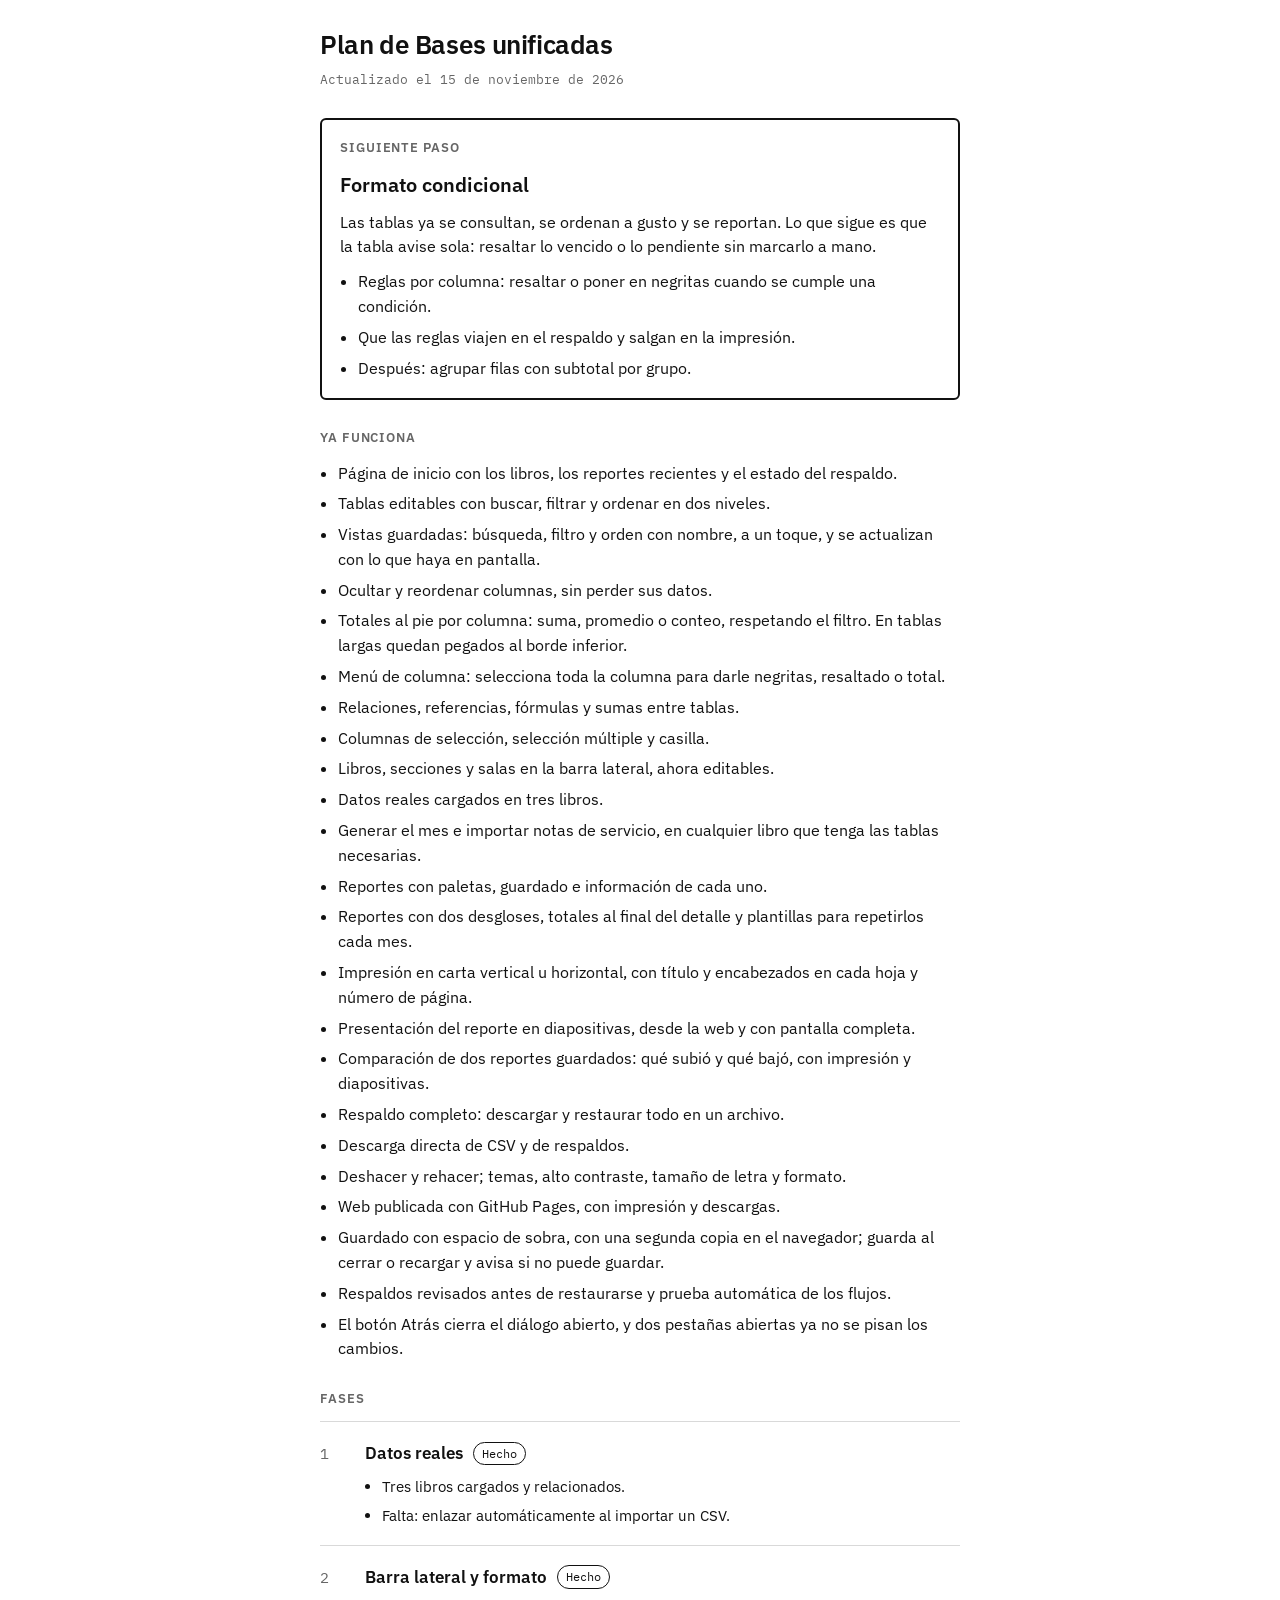
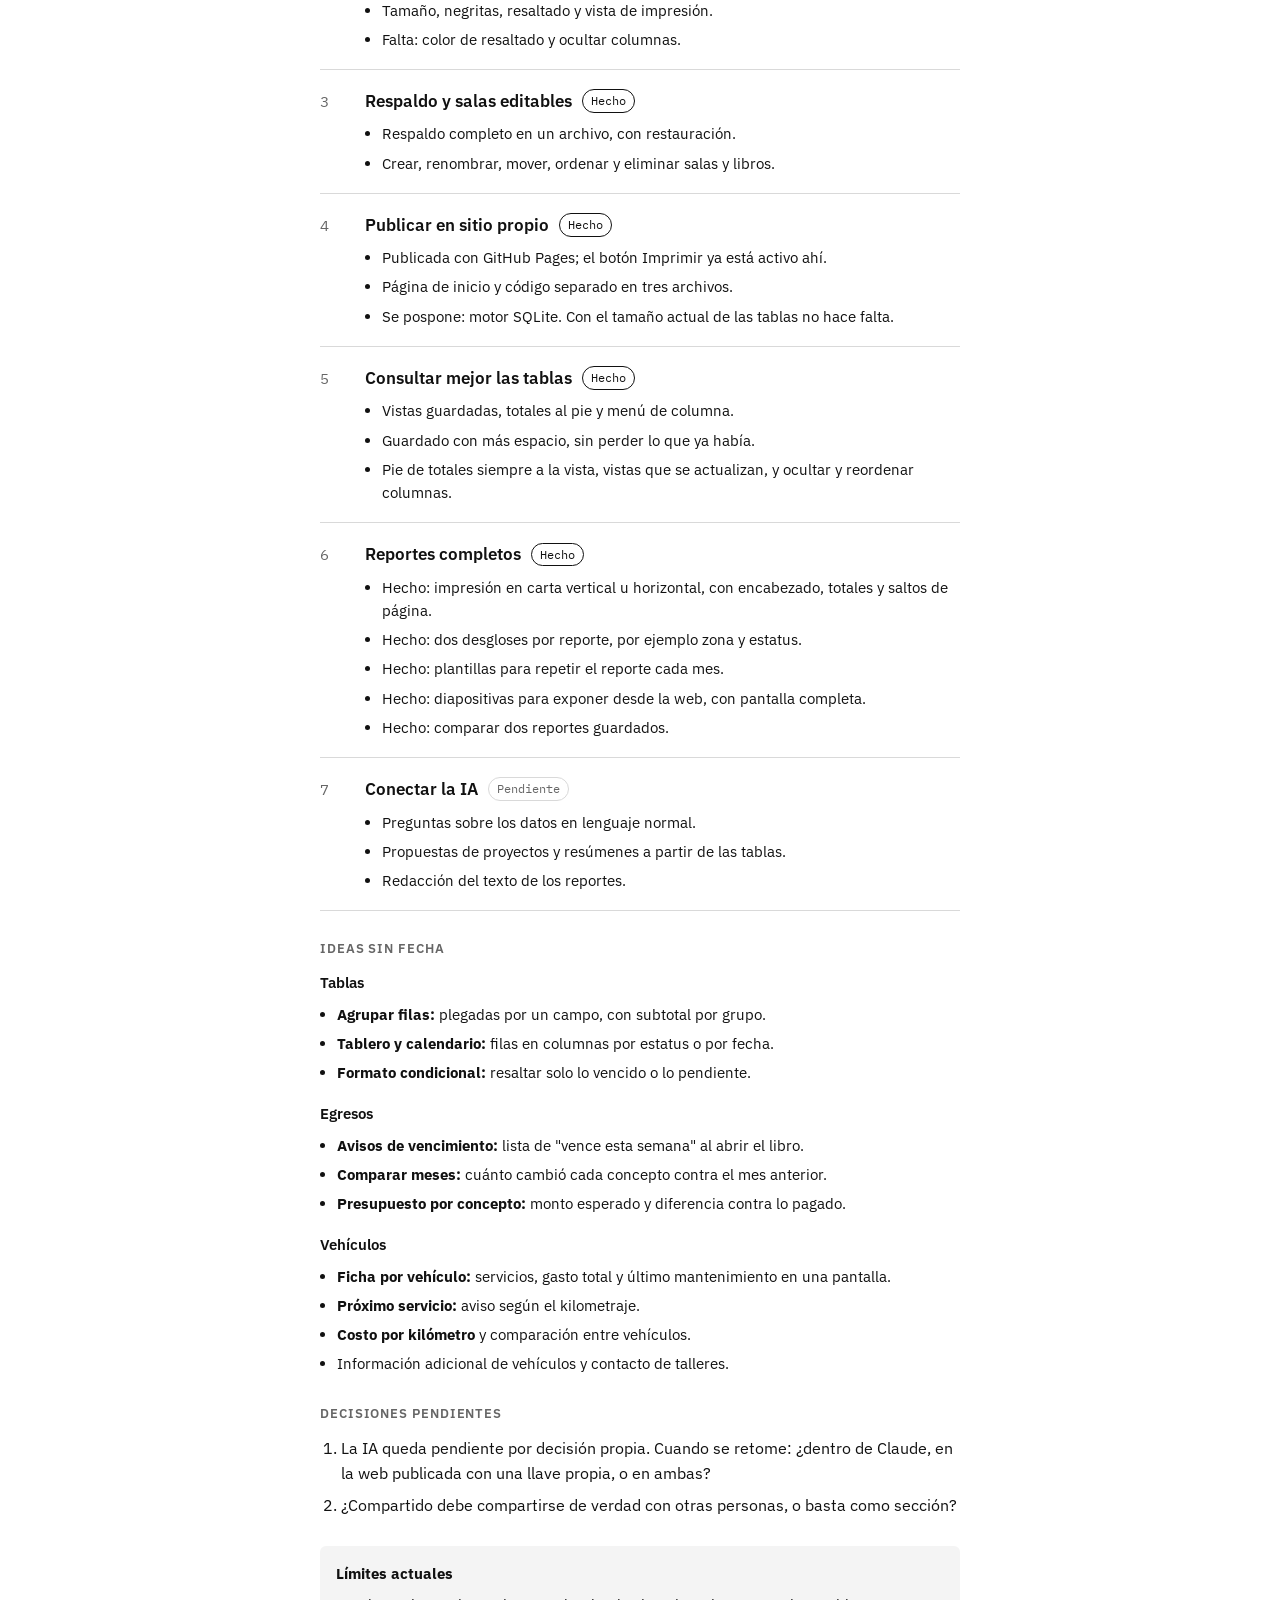
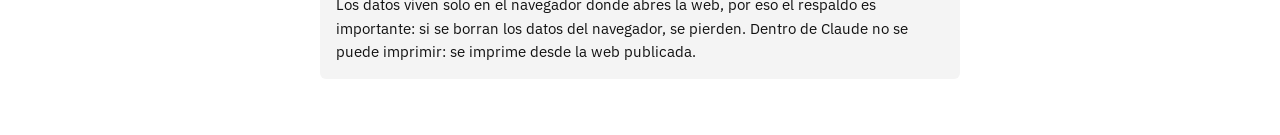
<file: docs/plan.html>
<!doctype html>
<html lang="es">
<head>
<meta charset="utf-8">
<meta name="viewport" content="width=device-width,initial-scale=1,viewport-fit=cover">
<meta name="robots" content="noindex">
<title>Plan de Bases unificadas</title>
<link rel="stylesheet" href="https://fonts.googleapis.com/css2?family=IBM+Plex+Mono:wght@400;500&family=IBM+Plex+Sans:wght@400;500;600&display=swap">
<style>
:root{color-scheme:light;padding-top:env(safe-area-inset-top,0px);padding-bottom:env(safe-area-inset-bottom,0px)}
body{margin:0}
img{max-width:100%}
[hidden]{display:none!important}
/* Layout: una columna de lectura; primero el siguiente paso, luego las fases en orden con su estado, y al final las ideas sin fecha. */
:root{--bg:#ffffff;--fg:#111111;--muted:#666666;--line:#d9d9d9;--surface:#f4f4f4;
  --sans:"IBM Plex Sans",system-ui,-apple-system,"Segoe UI",Roboto,sans-serif;--mono:"IBM Plex Mono",ui-monospace,Menlo,Consolas,monospace}
@media (prefers-color-scheme: dark){:root:not([data-theme="light"]){--bg:#0e0e0e;--fg:#ededed;--muted:#9c9c9c;--line:#2e2e2e;--surface:#1a1a1a;color-scheme:dark}}
:root[data-theme="dark"]{--bg:#0e0e0e;--fg:#ededed;--muted:#9c9c9c;--line:#2e2e2e;--surface:#1a1a1a;color-scheme:dark}
*{box-sizing:border-box}
body{background:var(--bg);color:var(--fg);font-family:var(--sans);font-size:16px;line-height:1.55;
  padding-block:24px 56px;padding-left:max(16px,env(safe-area-inset-left,0px));padding-right:max(16px,env(safe-area-inset-right,0px))}
main{max-width:40rem;margin:0 auto;display:flex;flex-direction:column;gap:28px}
h1{font-size:26px;font-weight:600;letter-spacing:-.015em;margin:0;text-wrap:balance}
h2{font-size:13px;font-weight:600;text-transform:uppercase;letter-spacing:.07em;color:var(--muted);margin:0 0 12px}
h3{font-size:17px;font-weight:600;margin:0;text-wrap:balance}
p{margin:0}
.fecha{font-family:var(--mono);font-size:13px;color:var(--muted);margin-top:6px}
.sig{border:2px solid var(--fg);border-radius:6px;padding:18px;display:flex;flex-direction:column;gap:10px}
.sig h3{font-size:20px}
ul{margin:0;padding-left:1.15em;display:flex;flex-direction:column;gap:6px}
.fases{display:flex;flex-direction:column}
.fase{display:grid;grid-template-columns:2.2rem 1fr;gap:4px 10px;padding:18px 0;border-top:1px solid var(--line)}
.fase:last-child{border-bottom:1px solid var(--line)}
.n{font-family:var(--mono);font-size:15px;color:var(--muted);padding-top:2px}
.cab{display:flex;flex-wrap:wrap;align-items:center;gap:8px 10px;margin-bottom:8px}
.pill{font-family:var(--mono);font-size:11.5px;padding:2px 8px;border-radius:999px;border:1px solid var(--line);color:var(--muted);white-space:nowrap}
.pill.now{background:var(--fg);color:var(--bg);border-color:var(--fg)}
.pill.ok{border-color:var(--fg);color:var(--fg)}
.fase p{color:var(--muted);font-size:14.5px;margin-top:8px}
.fase ul,.idea ul{font-size:15px}
.ideas{display:flex;flex-direction:column;gap:18px}
.idea h3{font-size:15px;margin-bottom:8px}
.nota{background:var(--surface);border-radius:6px;padding:16px;font-size:15px;display:flex;flex-direction:column;gap:8px}
ol{margin:0;padding-left:1.3em;display:flex;flex-direction:column;gap:8px}
</style>
</head>
<body>

<main>
  <header>
    <h1>Plan de Bases unificadas</h1>
    <p class="fecha">Actualizado el 15 de noviembre de 2026</p>
  </header>

  <section class="sig" aria-labelledby="sig">
    <h2 id="sig" style="margin:0">Siguiente paso</h2>
    <h3>Formato condicional</h3>
    <p>Las tablas ya se consultan, se ordenan a gusto y se reportan. Lo que sigue es que la tabla avise sola: resaltar lo vencido o lo pendiente sin marcarlo a mano.</p>
    <ul>
      <li>Reglas por columna: resaltar o poner en negritas cuando se cumple una condición.</li>
      <li>Que las reglas viajen en el respaldo y salgan en la impresión.</li>
      <li>Después: agrupar filas con subtotal por grupo.</li>
    </ul>
  </section>

  <section aria-labelledby="hecho">
    <h2 id="hecho">Ya funciona</h2>
    <ul>
      <li>Página de inicio con los libros, los reportes recientes y el estado del respaldo.</li>
      <li>Tablas editables con buscar, filtrar y ordenar en dos niveles.</li>
      <li>Vistas guardadas: búsqueda, filtro y orden con nombre, a un toque, y se actualizan con lo que haya en pantalla.</li>
      <li>Ocultar y reordenar columnas, sin perder sus datos.</li>
      <li>Totales al pie por columna: suma, promedio o conteo, respetando el filtro. En tablas largas quedan pegados al borde inferior.</li>
      <li>Menú de columna: selecciona toda la columna para darle negritas, resaltado o total.</li>
      <li>Relaciones, referencias, fórmulas y sumas entre tablas.</li>
      <li>Columnas de selección, selección múltiple y casilla.</li>
      <li>Libros, secciones y salas en la barra lateral, ahora editables.</li>
      <li>Datos reales cargados en tres libros.</li>
      <li>Generar el mes e importar notas de servicio, en cualquier libro que tenga las tablas necesarias.</li>
      <li>Reportes con paletas, guardado e información de cada uno.</li>
      <li>Reportes con dos desgloses, totales al final del detalle y plantillas para repetirlos cada mes.</li>
      <li>Impresión en carta vertical u horizontal, con título y encabezados en cada hoja y número de página.</li>
      <li>Presentación del reporte en diapositivas, desde la web y con pantalla completa.</li>
      <li>Comparación de dos reportes guardados: qué subió y qué bajó, con impresión y diapositivas.</li>
      <li>Respaldo completo: descargar y restaurar todo en un archivo.</li>
      <li>Descarga directa de CSV y de respaldos.</li>
      <li>Deshacer y rehacer; temas, alto contraste, tamaño de letra y formato.</li>
      <li>Web publicada con GitHub Pages, con impresión y descargas.</li>
      <li>Guardado con espacio de sobra, con una segunda copia en el navegador; guarda al cerrar o recargar y avisa si no puede guardar.</li>
      <li>Respaldos revisados antes de restaurarse y prueba automática de los flujos.</li>
      <li>El botón Atrás cierra el diálogo abierto, y dos pestañas abiertas ya no se pisan los cambios.</li>
    </ul>
  </section>

  <section aria-labelledby="fases">
    <h2 id="fases">Fases</h2>
    <div class="fases">
      <div class="fase"><span class="n">1</span><div>
        <div class="cab"><h3>Datos reales</h3><span class="pill ok">Hecho</span></div>
        <ul><li>Tres libros cargados y relacionados.</li><li>Falta: enlazar automáticamente al importar un CSV.</li></ul>
      </div></div>

      <div class="fase"><span class="n">2</span><div>
        <div class="cab"><h3>Barra lateral y formato</h3><span class="pill ok">Hecho</span></div>
        <ul><li>Tamaño, negritas, resaltado y vista de impresión.</li><li>Falta: color de resaltado y ocultar columnas.</li></ul>
      </div></div>

      <div class="fase"><span class="n">3</span><div>
        <div class="cab"><h3>Respaldo y salas editables</h3><span class="pill ok">Hecho</span></div>
        <ul><li>Respaldo completo en un archivo, con restauración.</li><li>Crear, renombrar, mover, ordenar y eliminar salas y libros.</li></ul>
      </div></div>

      <div class="fase"><span class="n">4</span><div>
        <div class="cab"><h3>Publicar en sitio propio</h3><span class="pill ok">Hecho</span></div>
        <ul>
          <li>Publicada con GitHub Pages; el botón Imprimir ya está activo ahí.</li>
          <li>Página de inicio y código separado en tres archivos.</li>
          <li>Se pospone: motor SQLite. Con el tamaño actual de las tablas no hace falta.</li>
        </ul>
      </div></div>

      <div class="fase"><span class="n">5</span><div>
        <div class="cab"><h3>Consultar mejor las tablas</h3><span class="pill ok">Hecho</span></div>
        <ul>
          <li>Vistas guardadas, totales al pie y menú de columna.</li>
          <li>Guardado con más espacio, sin perder lo que ya había.</li>
          <li>Pie de totales siempre a la vista, vistas que se actualizan, y ocultar y reordenar columnas.</li>
        </ul>
      </div></div>

      <div class="fase"><span class="n">6</span><div>
        <div class="cab"><h3>Reportes completos</h3><span class="pill ok">Hecho</span></div>
        <ul>
          <li>Hecho: impresión en carta vertical u horizontal, con encabezado, totales y saltos de página.</li>
          <li>Hecho: dos desgloses por reporte, por ejemplo zona y estatus.</li>
          <li>Hecho: plantillas para repetir el reporte cada mes.</li>
          <li>Hecho: diapositivas para exponer desde la web, con pantalla completa.</li>
          <li>Hecho: comparar dos reportes guardados.</li>
        </ul>
      </div></div>

      <div class="fase"><span class="n">7</span><div>
        <div class="cab"><h3>Conectar la IA</h3><span class="pill">Pendiente</span></div>
        <ul>
          <li>Preguntas sobre los datos en lenguaje normal.</li>
          <li>Propuestas de proyectos y resúmenes a partir de las tablas.</li>
          <li>Redacción del texto de los reportes.</li>
        </ul>
      </div></div>
    </div>
  </section>

  <section aria-labelledby="ideas">
    <h2 id="ideas">Ideas sin fecha</h2>
    <div class="ideas">
      <div class="idea"><h3>Tablas</h3><ul>
        <li><strong>Agrupar filas:</strong> plegadas por un campo, con subtotal por grupo.</li>
        <li><strong>Tablero y calendario:</strong> filas en columnas por estatus o por fecha.</li>
        <li><strong>Formato condicional:</strong> resaltar solo lo vencido o lo pendiente.</li>
      </ul></div>
      <div class="idea"><h3>Egresos</h3><ul>
        <li><strong>Avisos de vencimiento:</strong> lista de "vence esta semana" al abrir el libro.</li>
        <li><strong>Comparar meses:</strong> cuánto cambió cada concepto contra el mes anterior.</li>
        <li><strong>Presupuesto por concepto:</strong> monto esperado y diferencia contra lo pagado.</li>
      </ul></div>
      <div class="idea"><h3>Vehículos</h3><ul>
        <li><strong>Ficha por vehículo:</strong> servicios, gasto total y último mantenimiento en una pantalla.</li>
        <li><strong>Próximo servicio:</strong> aviso según el kilometraje.</li>
        <li><strong>Costo por kilómetro</strong> y comparación entre vehículos.</li>
        <li>Información adicional de vehículos y contacto de talleres.</li>
      </ul></div>
    </div>
  </section>

  <section aria-labelledby="dec">
    <h2 id="dec">Decisiones pendientes</h2>
    <ol>
      <li>La IA queda pendiente por decisión propia. Cuando se retome: ¿dentro de Claude, en la web publicada con una llave propia, o en ambas?</li>
      <li>¿Compartido debe compartirse de verdad con otras personas, o basta como sección?</li>
    </ol>
  </section>

  <section class="nota" aria-label="Límites actuales">
    <p><strong>Límites actuales</strong></p>
    <p>Los datos viven solo en el navegador donde abres la web, por eso el respaldo es importante: si se borran los datos del navegador, se pierden. Dentro de Claude no se puede imprimir: se imprime desde la web publicada.</p>
  </section>
</main>

</body>
</html>
</file>
<file: estilos.css>
:root {
  color-scheme: light;
  padding-top: env(safe-area-inset-top, 0px);
  padding-bottom: env(safe-area-inset-bottom, 0px);
}
body {
  margin: 0;
}
img {
  max-width: 100%;
}
[hidden] {
  display: none !important;
}
/* Layout: una sola columna para celular; pestañas de tablas arriba, herramientas, y la rejilla con scroll horizontal propio. */
:root {
  --bg: #ffffff;
  --fg: #111111;
  --muted: #666666;
  --line: #d9d9d9;
  --surface: #f4f4f4;
  --pos: #1554d1;
  --neg: #c81e1e;
  --hl: #ffec99;
  --hlb: 0px;
  --bw: 1px;
  --sans: "IBM Plex Sans", system-ui, -apple-system, "Segoe UI", Roboto, sans-serif;
  --mono: "IBM Plex Mono", ui-monospace, "SF Mono", Menlo, Consolas, monospace;
}
@media (prefers-color-scheme: dark) {
  :root:not([data-theme="light"]) {
    --bg: #0e0e0e;
    --fg: #ededed;
    --muted: #9c9c9c;
    --line: #2e2e2e;
    --surface: #1a1a1a;
    --pos: #6ea2ff;
    --neg: #ff6b6b;
    --hl: #4a3f00;
    --hlb: 0px;
    color-scheme: dark;
  }
}
:root[data-theme="dark"] {
  --bg: #0e0e0e;
  --fg: #ededed;
  --muted: #9c9c9c;
  --line: #2e2e2e;
  --surface: #1a1a1a;
  --pos: #6ea2ff;
  --neg: #ff6b6b;
  --hl: #4a3f00;
  --hlb: 0px;
  color-scheme: dark;
}
:root[data-ui="light"] {
  --bg: #ffffff;
  --fg: #111111;
  --muted: #666666;
  --line: #d9d9d9;
  --surface: #f4f4f4;
  --pos: #1554d1;
  --neg: #c81e1e;
  --hl: #ffec99;
  --hlb: 0px;
  --bw: 1px;
  color-scheme: light;
}
:root[data-ui="dark"] {
  --bg: #0e0e0e;
  --fg: #ededed;
  --muted: #9c9c9c;
  --line: #2e2e2e;
  --surface: #1a1a1a;
  --pos: #6ea2ff;
  --neg: #ff6b6b;
  --hl: #4a3f00;
  --hlb: 0px;
  --bw: 1px;
  color-scheme: dark;
}
:root[data-ui="hc-light"] {
  --bg: #ffffff;
  --fg: #000000;
  --muted: #000000;
  --line: #000000;
  --surface: #ffffff;
  --pos: #0000c8;
  --neg: #b00000;
  --hl: #ffe600;
  --hlb: 3px;
  --bw: 2px;
  color-scheme: light;
}
:root[data-ui="hc-dark"] {
  --bg: #000000;
  --fg: #ffffff;
  --muted: #ffffff;
  --line: #ffffff;
  --surface: #000000;
  --pos: #9cc2ff;
  --neg: #ff9a9a;
  --hl: #3d3d00;
  --hlb: 3px;
  --bw: 2px;
  color-scheme: dark;
}
:root[data-numcolor="off"] {
  --pos: var(--fg);
  --neg: var(--fg);
}

* {
  box-sizing: border-box;
}
body {
  background: var(--bg);
  color: var(--fg);
  font-family: var(--sans);
  font-size: 15px;
  line-height: 1.45;
  padding-block: 16px 40px;
  padding-left: max(16px, env(safe-area-inset-left, 0px));
  padding-right: max(16px, env(safe-area-inset-right, 0px));
}
.page {
  max-width: 1100px;
  margin: 0 auto;
  display: flex;
  flex-direction: column;
  gap: 14px;
}
h1 {
  font-size: 20px;
  font-weight: 600;
  margin: 0;
  letter-spacing: -0.01em;
}
h2 {
  font-size: 17px;
  font-weight: 600;
  margin: 0 0 14px;
  text-wrap: balance;
}
.top {
  display: flex;
  align-items: center;
  justify-content: space-between;
  gap: 12px;
}
.nota {
  margin: 0;
  color: var(--muted);
  font-size: 13px;
  display: flex;
  align-items: center;
  flex-wrap: wrap;
  gap: 8px 12px;
}

button,
input,
select,
textarea {
  font: inherit;
  color: inherit;
}
.btn {
  min-height: 40px;
  padding: 0 14px;
  background: var(--bg);
  border: var(--bw) solid var(--line);
  border-radius: 4px;
  cursor: pointer;
  white-space: nowrap;
}
.btn:hover {
  border-color: var(--fg);
}
.btn.pri {
  background: var(--fg);
  color: var(--bg);
  border-color: var(--fg);
  font-weight: 500;
}
.btn.sm {
  min-height: 40px;
  padding: 0 10px;
  font-size: 13px;
}
.btn.ico {
  width: 40px;
  padding: 0;
  font-size: 19px;
  line-height: 1;
  display: inline-flex;
  align-items: center;
  justify-content: center;
  flex: none;
}
.btn:disabled {
  opacity: 0.35;
  cursor: default;
  border-color: var(--line);
}
.link {
  background: none;
  border: 0;
  padding: 0;
  text-decoration: underline;
  cursor: pointer;
  color: var(--fg);
}
:focus-visible {
  outline: 2px solid var(--fg);
  outline-offset: 2px;
}
.sr {
  position: absolute;
  width: 1px;
  height: 1px;
  overflow: hidden;
  clip: rect(0 0 0 0);
}

.tabs {
  display: flex;
  gap: 4px;
  overflow-x: auto;
  border-bottom: var(--bw) solid var(--line);
}
.tab {
  min-height: 42px;
  min-width: 44px;
  padding: 0 14px;
  background: none;
  border: 0;
  border-bottom: 3px solid transparent;
  cursor: pointer;
  color: var(--muted);
  white-space: nowrap;
  margin-bottom: -1px;
}
.tab[aria-current="true"] {
  color: var(--fg);
  border-bottom-color: var(--fg);
  font-weight: 600;
}
.tab:focus-visible {
  outline-offset: -3px;
}

.field {
  height: 40px;
  padding: 0 10px;
  background: var(--bg);
  border: var(--bw) solid var(--line);
  border-radius: 4px;
  min-width: 0;
  width: 100%;
}
.field:focus {
  border-color: var(--fg);
}
textarea.field {
  height: auto;
  padding: 10px;
  font-family: var(--mono);
  font-size: 12.5px;
  resize: vertical;
}
.busca {
  display: flex;
  gap: 8px;
}
.busca .field {
  flex: 1;
}
.filtro {
  display: grid;
  grid-template-columns: 1fr 1fr;
  gap: 8px;
}
.filtro .wide {
  grid-column: 1/-1;
  display: flex;
  gap: 8px;
}
.acciones {
  display: flex;
  flex-wrap: wrap;
  gap: 8px;
}

.wrap {
  position: relative; /* contiene el texto oculto de los encabezados: sin esto la página se ensancha */
  overflow-x: auto;
  border: var(--bw) solid var(--line);
  border-radius: 4px;
}
table {
  border-collapse: collapse;
  width: 100%;
  font-size: 14px;
}
th,
td {
  border-bottom: var(--bw) solid var(--line);
  border-right: var(--bw) solid var(--line);
  padding: 0;
  text-align: left;
  vertical-align: middle;
}
th:last-child,
td:last-child {
  border-right: 0;
}
tbody tr:last-child td {
  border-bottom: 0;
}
th {
  background: var(--surface);
  font-weight: 500;
  vertical-align: top;
}
.thbox {
  display: flex;
  align-items: center;
}
.th {
  flex: 1;
  min-height: 40px;
  padding: 0 4px 0 10px;
  background: none;
  border: 0;
  text-align: left;
  cursor: pointer;
  font-weight: 600;
  white-space: nowrap;
}
.ar {
  font-family: var(--mono);
  margin-left: 6px;
}
.cfg {
  width: 40px;
  min-height: 40px;
  background: none;
  border: 0;
  cursor: pointer;
  color: var(--muted);
  font-size: 18px;
  line-height: 1;
}
.tipo {
  display: block;
  padding: 0 10px 6px;
  font-size: 11px;
  color: var(--muted);
  font-family: var(--mono);
  white-space: nowrap;
  max-width: 14rem;
  overflow: hidden;
  text-overflow: ellipsis;
}
td input {
  width: 100%;
  min-width: 8.5rem;
  height: 40px;
  padding: 0 10px;
  border: 0;
  background: transparent;
  border-radius: 0;
}
td input:focus,
td button:focus-visible {
  outline: 2px solid var(--fg);
  outline-offset: -2px;
}
td input.num {
  min-width: 6.5rem;
  text-align: right;
  font-family: var(--mono);
  font-variant-numeric: tabular-nums;
}
td.calc {
  padding: 0 10px;
  height: 40px;
  white-space: nowrap;
  background: var(--surface);
}
td.calc.n {
  text-align: right;
  font-family: var(--mono);
  font-variant-numeric: tabular-nums;
}
.pos {
  color: var(--pos);
}
.neg {
  color: var(--neg);
}
.rel {
  width: 100%;
  min-width: 9rem;
  height: 40px;
  padding: 0 10px;
  background: none;
  border: 0;
  text-align: left;
  cursor: pointer;
  text-decoration: underline;
  text-underline-offset: 3px;
  white-space: nowrap;
}
.vac {
  color: var(--muted);
}
.del {
  width: 40px;
  height: 40px;
  background: none;
  border: 0;
  cursor: pointer;
  color: var(--muted);
  font-size: 18px;
}
.pie {
  display: flex;
  align-items: center;
  justify-content: space-between;
  gap: 12px;
  color: var(--muted);
  font-size: 13px;
}
.vacio {
  border: var(--bw) dashed var(--line);
  border-radius: 4px;
  padding: 28px 16px;
  text-align: center;
  color: var(--muted);
}

dialog {
  background: var(--bg);
  color: var(--fg);
  border: var(--bw) solid var(--fg);
  border-radius: 6px;
  padding: 20px;
  width: min(100% - 32px, 26rem);
  max-height: 85vh;
  overflow: auto;
}
dialog::backdrop {
  background: rgba(0, 0, 0, 0.55);
}
.form {
  display: flex;
  flex-direction: column;
  gap: 14px;
}
.form label {
  display: flex;
  flex-direction: column;
  gap: 6px;
  font-size: 13px;
  font-weight: 500;
}
.ayuda {
  font-size: 12.5px;
  color: var(--muted);
  margin: 0;
  font-weight: 400;
}
.error {
  color: var(--neg);
  font-size: 13px;
  margin: 0;
  min-height: 1em;
}
.fila {
  display: flex;
  gap: 8px;
  justify-content: flex-end;
  flex-wrap: wrap;
}
.fila .izq {
  margin-right: auto;
}
.chips {
  display: flex;
  flex-wrap: wrap;
  gap: 6px;
}
.chip {
  min-height: 40px;
  padding: 0 10px;
  border: var(--bw) solid var(--line);
  background: var(--surface);
  border-radius: 999px;
  cursor: pointer;
  font-family: var(--mono);
  font-size: 12.5px;
}
.lista {
  display: flex;
  flex-direction: column;
  border: var(--bw) solid var(--line);
  border-radius: 4px;
  max-height: 45vh;
  overflow: auto;
}
.lista button {
  min-height: 44px;
  padding: 0 12px;
  text-align: left;
  background: none;
  border: 0;
  border-bottom: var(--bw) solid var(--line);
  cursor: pointer;
}
.lista button:last-child {
  border-bottom: 0;
}
.lista button[aria-current="true"] {
  font-weight: 600;
  background: var(--surface);
}
.seg {
  display: flex;
  border: var(--bw) solid var(--line);
  border-radius: 4px;
  overflow: hidden;
}
.seg label {
  flex: 1;
  position: relative;
  flex-direction: row;
  font-weight: 400;
}
.seg input {
  position: absolute;
  opacity: 0;
  inset: 0;
}
.seg span {
  flex: 1;
  text-align: center;
  padding: 10px 6px;
  cursor: pointer;
}
.seg input:checked + span {
  background: var(--fg);
  color: var(--bg);
  font-weight: 500;
}
.seg input:focus-visible + span {
  outline: 2px solid var(--fg);
  outline-offset: -4px;
}
.sw {
  flex-direction: row !important;
  align-items: center;
  justify-content: space-between;
  font-size: 15px !important;
  font-weight: 400 !important;
  min-height: 40px;
}
.sw input {
  width: 22px;
  height: 22px;
  accent-color: var(--fg);
}
.toast {
  position: fixed;
  left: max(16px, env(safe-area-inset-left, 0px));
  right: max(16px, env(safe-area-inset-right, 0px));
  bottom: calc(16px + env(safe-area-inset-bottom, 0px));
  margin: 0 auto;
  max-width: 26rem;
  background: var(--fg);
  color: var(--bg);
  border-radius: 6px;
  padding: 10px 14px;
  display: flex;
  justify-content: space-between;
  gap: 12px;
  align-items: center;
  z-index: 20;
}
.toast .link {
  color: var(--bg);
  font-weight: 600;
}
@media (prefers-reduced-motion: no-preference) {
  .btn,
  .tab {
    transition:
      border-color 0.12s,
      color 0.12s;
  }
}
:root {
  --zt: 1;
  --zn: 1;
  --rowh: 40px;
}
.marca {
  display: flex;
  align-items: center;
  gap: 10px;
  min-width: 0;
  flex: 1;
}
.marca h1 {
  font-size: 17px;
}
.ntx {
  overflow: hidden;
  text-overflow: ellipsis;
  white-space: nowrap;
  min-width: 0;
}
dialog.drawer.left {
  margin: 0 auto 0 0;
  border-width: 0 var(--bw) 0 0;
  padding: calc(16px + env(safe-area-inset-top, 0px)) 12px calc(24px + env(safe-area-inset-bottom, 0px))
    max(12px, env(safe-area-inset-left, 0px));
}
#nav ul {
  list-style: none;
  margin: 0;
  padding: 0;
}
.nsec {
  display: flex;
  align-items: center;
  margin-top: 16px;
}
.nsec .nbtn {
  color: var(--muted);
  font-size: 13px;
  font-weight: 600;
  letter-spacing: 0.02em;
}
.nrow {
  display: flex;
  align-items: center;
  padding-left: calc(var(--d) * 18px);
}
.nbtn {
  flex: 1;
  min-width: 0;
  display: flex;
  align-items: center;
  gap: 8px;
  min-height: 44px;
  padding: 0 8px;
  background: none;
  border: 0;
  border-radius: 4px;
  text-align: left;
  cursor: pointer;
}
.nbtn:hover,
.nadd:hover {
  background: var(--surface);
}
.nbtn:focus-visible,
.nadd:focus-visible {
  outline-offset: -2px;
}
.nbtn[aria-current="page"] {
  background: var(--fg);
  color: var(--bg);
  font-weight: 600;
}
.nbtn svg {
  flex: none;
}
.nch {
  flex: none;
  width: 14px;
  font-size: 12px;
  text-align: center;
}
.nadd {
  flex: none;
  width: 44px;
  height: 44px;
  background: none;
  border: 0;
  border-radius: 4px;
  cursor: pointer;
  font-size: 20px;
  line-height: 1;
  color: var(--muted);
}
table {
  font-size: calc(14px * var(--zt));
}
td input,
.rel {
  height: var(--rowh);
}
td.calc {
  height: var(--rowh);
}
td input.num,
td.calc.n,
.ptab td.n {
  font-size: calc(1em * var(--zn));
}
td.bd {
  font-weight: 700;
}
.wrap td.hl {
  background: var(--hl);
  box-shadow: inset 0 0 0 var(--hlb) var(--fg);
}
.wrap td.sel {
  outline: 2px dashed var(--muted);
  outline-offset: -2px;
}
.opt {
  display: flex;
  align-items: center;
  gap: 4px;
  text-decoration: none;
}
.pill {
  border: var(--bw) solid var(--fg);
  border-radius: 999px;
  padding: 1px 9px;
  font-size: 0.92em;
  white-space: nowrap;
  line-height: 1.5;
}
.ck {
  display: flex;
  align-items: center;
  justify-content: center;
  min-width: 3rem;
  height: var(--rowh);
  cursor: pointer;
}
.ck input {
  width: 20px;
  height: 20px;
  min-width: 0;
  accent-color: var(--fg);
}
.lista button[aria-pressed="true"] {
  font-weight: 600;
  background: var(--surface);
}
.repcol {
  max-width: 820px;
  margin: 0 auto;
  display: flex;
  flex-direction: column;
  gap: 16px;
}
.repcol .prbar {
  margin-bottom: 0;
}
.pal {
  display: flex;
  gap: 8px;
  overflow-x: auto;
  padding-bottom: 2px;
}
.palb {
  flex: none;
  display: flex;
  align-items: center;
  gap: 7px;
  min-height: 40px;
  padding: 0 12px;
  border: var(--bw) solid var(--line);
  border-radius: 999px;
  background: var(--bg);
  cursor: pointer;
  white-space: nowrap;
}
.palb i {
  width: 16px;
  height: 16px;
  border-radius: 50%;
  border: 1px solid var(--fg);
}
.palb[aria-pressed="true"] {
  border-color: var(--fg);
  box-shadow: inset 0 0 0 1px var(--fg);
  font-weight: 600;
}
.rp {
  --rp-paper: #ffffff;
  --rp-ink: #141414;
  --rp-muted: #5c5c5c;
  --rp-line: #d6d6d6;
  --rp-acc: #111111;
  --rp-on: #ffffff;
  --rp-soft: #f1f1f1;
  background: var(--rp-paper);
  color: var(--rp-ink);
  border: 1px solid var(--rp-line);
  border-radius: 6px;
  overflow: hidden;
  width: 100%;
}
.rp[data-pal="marino"] {
  --rp-acc: #1d3557;
  --rp-soft: #e6ecf4;
}
.rp[data-pal="bosque"] {
  --rp-acc: #24543a;
  --rp-soft: #e4efe8;
}
.rp[data-pal="vino"] {
  --rp-acc: #6b1f33;
  --rp-soft: #f4e6ea;
}
.rp[data-pal="ambar"] {
  --rp-acc: #7a4f00;
  --rp-soft: #f7edd8;
}
.rp[data-pal="noche"] {
  --rp-paper: #14161a;
  --rp-ink: #f1f1f1;
  --rp-muted: #a9adb5;
  --rp-line: #343841;
  --rp-acc: #9db8ff;
  --rp-on: #0d1016;
  --rp-soft: #22262e;
}
.rp-head {
  background: var(--rp-acc);
  color: var(--rp-on);
  padding: 20px;
}
.rp-eye {
  font-size: 12px;
  letter-spacing: 0.08em;
  text-transform: uppercase;
  margin: 0;
}
.rp-head h2 {
  margin: 4px 0 8px;
  font-size: 22px;
  color: inherit;
  text-wrap: balance;
}
.rp-meta {
  font-family: var(--mono);
  font-size: 12.5px;
  margin: 0;
}
.rp-body {
  padding: 18px 20px 20px;
  display: flex;
  flex-direction: column;
  gap: 20px;
}
.rp-tiles {
  display: grid;
  grid-template-columns: repeat(auto-fit, minmax(8rem, 1fr));
  gap: 10px;
}
.rp-tile {
  background: var(--rp-soft);
  border-radius: 4px;
  padding: 12px;
}
.rp-tile b {
  display: block;
  font-family: var(--mono);
  font-size: 22px;
  font-weight: 500;
  font-variant-numeric: tabular-nums;
}
.rp-tile span {
  font-size: 12.5px;
  color: var(--rp-muted);
}
.rp h3 {
  font-size: 13px;
  text-transform: uppercase;
  letter-spacing: 0.06em;
  color: var(--rp-muted);
  margin: 0 0 10px;
  font-weight: 600;
}
.rp-g {
  display: grid;
  grid-template-columns: minmax(0, 1fr) auto auto;
  gap: 4px 14px;
  align-items: baseline;
  font-size: 14.5px;
}
.rp-g .n {
  font-family: var(--mono);
  font-variant-numeric: tabular-nums;
  text-align: right;
  font-size: 13px;
}
.rp-g .bar {
  grid-column: 1/-1;
  height: 6px;
  background: var(--rp-soft);
  border-radius: 3px;
  margin-bottom: 8px;
}
.rp-g .bar i {
  display: block;
  height: 100%;
  background: var(--rp-acc);
  border-radius: 3px;
  min-width: 2px;
}
.rp-tw {
  overflow-x: auto;
  border: 1px solid var(--rp-line);
  border-radius: 4px;
}
.rp table {
  font-size: 13px;
  color: var(--rp-ink);
}
.rp th,
.rp td {
  padding: 6px 9px;
  white-space: nowrap;
  border-bottom: 1px solid var(--rp-line);
  border-right: 0;
}
.rp th {
  background: var(--rp-soft);
  color: var(--rp-ink);
  font-weight: 600;
}
.rp td.n,
.rp th.n {
  text-align: right;
  font-family: var(--mono);
  font-variant-numeric: tabular-nums;
}
.rp-foot {
  font-size: 12px;
  color: var(--rp-muted);
  margin: 0;
}
.info {
  display: flex;
  flex-direction: column;
  gap: 12px;
}
.info-dia {
  font-size: 30px;
  font-weight: 500;
  letter-spacing: -0.01em;
  margin: 0;
  line-height: 1.1;
}
.info-fecha {
  font-family: var(--mono);
  font-size: 15px;
  margin: 0 0 4px;
}
.info-card {
  background: var(--surface);
  border: var(--bw) solid var(--line);
  border-radius: 14px;
  padding: 4px 16px;
}
.info-row {
  display: flex;
  justify-content: space-between;
  align-items: center;
  gap: 10px 16px;
  flex-wrap: wrap;
  padding: 13px 0;
  border-bottom: var(--bw) solid var(--line);
  font-family: var(--mono);
  font-size: 13px;
  text-transform: uppercase;
  letter-spacing: 0.03em;
}
.info-row:last-child {
  border-bottom: 0;
}
.info-chip {
  border: var(--bw) solid var(--fg);
  border-radius: 6px;
  padding: 2px 8px;
}
.info-two {
  display: grid;
  grid-template-columns: repeat(auto-fit, minmax(9rem, 1fr));
  gap: 12px;
}
.info-two .info-card {
  padding: 14px 16px;
}
.info-card h4 {
  margin: 0 0 6px;
  font-size: 14px;
  font-weight: 500;
}
.info-card p {
  margin: 0;
  color: var(--muted);
  font-size: 14px;
  overflow-wrap: anywhere;
}
.reps {
  display: flex;
  flex-direction: column;
  gap: 10px;
}
.repcard {
  display: flex;
  gap: 12px;
  align-items: stretch;
  text-align: left;
  width: 100%;
  background: var(--bg);
  border: var(--bw) solid var(--line);
  border-radius: 6px;
  padding: 0;
  cursor: pointer;
  overflow: hidden;
}
.repcard:hover {
  border-color: var(--fg);
}
.repcard i {
  flex: none;
  width: 10px;
}
.repcard span {
  display: flex;
  flex-direction: column;
  gap: 2px;
  padding: 12px 12px 12px 0;
  min-width: 0;
}
.repcard b {
  font-weight: 600;
}
.repcard small {
  color: var(--muted);
  font-size: 13px;
}
#printArea {
  display: none;
}
@media print {
  html:root:root:root {
    --bg: #ffffff;
    --fg: #000000;
    --muted: #333333;
    --line: #888888;
    --surface: #f2f2f2;
    --pos: #1554d1;
    --neg: #c81e1e;
    --hl: #ffec99;
    --hlb: 0px;
    --bw: 1px;
    color-scheme: light;
    padding: 0;
  }
  @page {
    margin: 12mm;
  }
  /* El título corrido y los encabezados de columna se repiten en cada hoja; los totales, solo al final. */
  #printArea .rp-corre {
    display: table-row;
  }
  #printArea thead {
    display: table-header-group;
  }
  #printArea tfoot {
    display: table-row-group;
  }
  #printArea h2,
  #printArea h3 {
    break-after: avoid;
  }
  #printArea .rp-head,
  #printArea .rp-tiles,
  #printArea .rp-grp,
  #printArea tfoot tr {
    break-inside: avoid;
  }
  /* En papel no hay desplazamiento a los lados: el texto largo baja de renglón para que quepan las columnas. */
  #printArea .rp table,
  #printArea .ptab {
    font-size: 10px;
  }
  #printArea .rp th,
  #printArea .rp td,
  #printArea .ptab th,
  #printArea .ptab td {
    white-space: normal;
    overflow-wrap: break-word;
    padding: 4px 6px;
  }
  /* Los números y los textos cortos (folios, fechas, estatus) no se parten. */
  #printArea td.n,
  #printArea .n,
  #printArea td.nb,
  #printArea thead th {
    white-space: nowrap;
  }
  #printArea .rp-corre th {
    white-space: normal;
  }
  body {
    padding: 0;
  }
  body.printing > *:not(#printArea) {
    display: none !important;
  }
  body.printing #printArea {
    display: block;
  }
  #printArea .wrap,
  #printArea .rp-tw {
    overflow: visible;
    border: 0;
  }
  #printArea .rp {
    border: 0;
    border-radius: 0;
  }
  #printArea .rp,
  #printArea td.hl,
  #printArea th {
    -webkit-print-color-adjust: exact;
    print-color-adjust: exact;
  }
  #printArea .ptab {
    font-size: 11px;
  }
  #printArea tr {
    break-inside: avoid;
  }
}
.btn[aria-pressed="true"] {
  background: var(--fg);
  color: var(--bg);
  border-color: var(--fg);
}
dialog.drawer {
  margin: 0 0 0 auto;
  width: min(90vw, 22rem);
  height: 100%;
  max-height: 100%;
  border-radius: 0;
  border-width: 0 0 0 var(--bw);
  padding: calc(16px + env(safe-area-inset-top, 0px)) max(16px, env(safe-area-inset-right, 0px))
    calc(24px + env(safe-area-inset-bottom, 0px)) 16px;
}
.sec {
  display: flex;
  flex-direction: column;
  gap: 10px;
  border-top: var(--bw) solid var(--line);
  padding-top: 14px;
}
.sec h3 {
  font-size: 12px;
  text-transform: uppercase;
  letter-spacing: 0.06em;
  color: var(--muted);
  margin: 0;
  font-weight: 600;
}
.step {
  display: flex;
  align-items: center;
  gap: 8px;
  flex-wrap: wrap;
}
.step > span:first-child {
  flex: 1;
  min-width: 5rem;
}
.step output {
  min-width: 3.4em;
  text-align: center;
  font-family: var(--mono);
  font-size: 13px;
}
dialog.full {
  width: 100%;
  max-width: 100%;
  height: 100%;
  max-height: 100%;
  border: 0;
  border-radius: 0;
  padding: calc(12px + env(safe-area-inset-top, 0px)) max(16px, env(safe-area-inset-right, 0px))
    calc(24px + env(safe-area-inset-bottom, 0px)) max(16px, env(safe-area-inset-left, 0px));
}
.prbar {
  display: flex;
  align-items: center;
  gap: 14px;
  flex-wrap: wrap;
  padding-bottom: 12px;
  margin-bottom: 16px;
  border-bottom: var(--bw) solid var(--line);
}
.chk {
  display: flex;
  align-items: center;
  gap: 6px;
  min-height: 40px;
}
.chk input {
  width: 20px;
  height: 20px;
  accent-color: var(--fg);
}
#prHoja {
  display: flex;
  flex-direction: column;
  gap: 10px;
  max-width: 1100px;
  margin: 0 auto;
}
#prHoja h2 {
  margin: 0;
  font-size: 20px;
}
.ptab th,
.ptab td {
  padding: 7px 10px;
  white-space: nowrap;
}
.ptab th {
  font-weight: 600;
}
.ptab .n {
  text-align: right;
  font-family: var(--mono);
  font-variant-numeric: tabular-nums;
}
#prHoja.nohl td.hl {
  background: none;
  box-shadow: none;
}
#prHoja.nobd td.bd {
  font-weight: 400;
}

/* ---------- aviso de guardado ---------- */
.aviso {
  margin: 0;
  padding: 12px 14px;
  border: 2px solid var(--fg);
  border-radius: 4px;
  background: var(--surface);
  display: flex;
  align-items: center;
  flex-wrap: wrap;
  gap: 8px 12px;
}
.aviso strong {
  color: var(--neg);
}
.aviso span {
  flex: 1;
  min-width: 14rem;
}

/* ---------- página de inicio ---------- */
.vista {
  display: flex;
  flex-direction: column;
  gap: 14px;
}
.ini {
  gap: 28px;
  width: 100%;
  max-width: 46rem;
  margin: 8px auto 0;
}
.ini-lead {
  font-size: 26px;
  font-weight: 600;
  letter-spacing: -0.015em;
  line-height: 1.2;
  margin: 0;
  text-wrap: balance;
}
.ini-sub {
  color: var(--muted);
  margin: 8px 0 16px;
}
.ini-sec {
  display: flex;
  flex-direction: column;
  gap: 10px;
}
.ini-head {
  display: flex;
  align-items: center;
  justify-content: space-between;
  gap: 12px;
  min-height: 40px;
}
.ini-sec h2 {
  font-size: 12px;
  text-transform: uppercase;
  letter-spacing: 0.06em;
  color: var(--muted);
  margin: 0;
}
.ini-lista {
  display: flex;
  flex-direction: column;
  border: var(--bw) solid var(--line);
  border-radius: 4px;
  list-style: none;
  margin: 0;
  padding: 0;
}
.ini-lista li {
  border-bottom: var(--bw) solid var(--line);
}
.ini-lista li:last-child {
  border-bottom: 0;
}
.ini-item {
  display: flex;
  align-items: center;
  gap: 12px;
  width: 100%;
  min-height: 56px;
  padding: 8px 12px;
  background: none;
  border: 0;
  text-align: left;
  cursor: pointer;
}
.ini-item:hover {
  background: var(--surface);
}
.ini-item:focus-visible {
  outline-offset: -2px;
}
.ini-item svg {
  flex: none;
}
.ini-txt {
  display: flex;
  flex-direction: column;
  gap: 2px;
  flex: 1;
  min-width: 0;
}
.ini-txt b {
  font-weight: 600;
  overflow-wrap: anywhere;
}
.ini-txt small,
.ini-vacio {
  color: var(--muted);
  font-size: 13px;
  overflow-wrap: anywhere;
}
.ini-vacio {
  margin: 0;
  padding: 14px 12px;
}
.ini-links {
  display: flex;
  flex-wrap: wrap;
  gap: 8px;
}
a.btn {
  display: inline-flex;
  align-items: center;
  text-decoration: none;
  color: var(--fg);
}

/* ---------- vistas guardadas ---------- */
.vistas {
  display: flex;
  gap: 8px;
  overflow-x: auto;
  padding-bottom: 2px;
}
.vistas .btn {
  flex: none;
}
.vistas .btn:focus-visible {
  outline-offset: -3px;
}

/* ---------- columna seleccionada y totales al pie ---------- */
.wrap .colsel {
  outline: 2px dashed var(--fg);
  outline-offset: -2px;
}
tfoot td.pie-c {
  padding: 6px 10px;
  border-top: 2px solid var(--fg);
  border-bottom: 0;
  background: var(--surface);
  white-space: nowrap;
  font-weight: 600;
  text-align: right;
  font-family: var(--mono);
  font-variant-numeric: tabular-nums;
}
.pie-l {
  display: block;
  font-family: var(--sans);
  font-size: 11px;
  font-weight: 400;
  color: var(--muted);
}

/* ---------- reportes: segundo desglose, totales del detalle y hoja ---------- */
.rp-grp {
  display: contents;
}
@supports (grid-template-columns: subgrid) {
  .rp-grp {
    display: grid;
    grid-template-columns: subgrid;
    grid-column: 1/-1;
    row-gap: 4px;
    align-items: baseline;
  }
}
.rp-g .sub {
  font-size: 12.5px;
  color: var(--rp-muted);
}
.rp-g span.sub:not(.n) {
  padding-left: 14px;
}
.rp-grp > .sub:last-child {
  margin-bottom: 8px;
}
.rp-corre {
  display: none;
}
.rp .rp-corre th {
  background: none;
  font-weight: 400;
  font-size: 9px;
  color: var(--rp-muted);
  text-align: left;
  border-bottom: 0;
  padding: 0 0 6px;
  white-space: normal;
}
.rp tfoot td {
  border-top: 2px solid var(--rp-ink);
  border-bottom: 0;
  font-weight: 600;
  background: var(--rp-soft);
}
.rp .pie-l {
  color: var(--rp-muted);
  font-size: 10px;
}
.hoja {
  display: flex;
  align-items: center;
  flex-wrap: wrap;
  gap: 8px 12px;
  font-size: 13px;
}
.hoja .seg {
  flex: 1;
  min-width: 15rem;
  max-width: 24rem;
}
.seg label {
  display: flex;
}

/* ---------- presentación ----------
   La diapositiva mide todo en proporción a su propio ancho (--u), así se ve igual en un celular,
   en un monitor o en pantalla completa. Usa la paleta del reporte. */
dialog.pres {
  padding: 0;
}
.pres-caja {
  display: flex;
  flex-direction: column;
  height: 100%;
  background: var(--bg);
  color: var(--fg);
}
.pres-esc {
  flex: 1;
  min-height: 0;
  display: flex;
  align-items: center;
  justify-content: center;
  padding: max(12px, env(safe-area-inset-top, 0px)) 12px 0;
}
.pres-slide {
  container-type: size;
  aspect-ratio: 16/9;
  width: min(100%, calc((100vh - 110px) * 16 / 9));
  width: min(100%, calc((100dvh - 110px) * 16 / 9));
  cursor: pointer;
}
.pres-in {
  --u: 1vw;
  --u: 1cqw;
  position: relative;
  height: 100%;
  display: flex;
  flex-direction: column;
  justify-content: center;
  gap: calc(var(--u) * 2);
  padding: calc(var(--u) * 4.5) calc(var(--u) * 6);
  font-size: calc(var(--u) * 2.4);
  line-height: 1.25;
}
@media (orientation: portrait) {
  .pres-slide {
    aspect-ratio: 4/5;
    width: min(100%, calc((100vh - 110px) * 4 / 5));
    width: min(100%, calc((100dvh - 110px) * 4 / 5));
  }
  .pres-in {
    --u: 1.9vw;
    --u: 1.9cqw;
  }
}
.pres-slide.es-portada {
  background: var(--rp-acc);
  color: var(--rp-on);
}
.pres-in p,
.pres-in h2,
.pres-in h3 {
  margin: 0;
}
.pres-in h2 {
  color: inherit;
}
.ps-eye {
  font-size: calc(var(--u) * 1.6);
  letter-spacing: 0.1em;
  text-transform: uppercase;
}
.pres-in .ps-tit {
  font-size: calc(var(--u) * 6.5);
  line-height: 1.08;
  letter-spacing: -0.02em;
  text-wrap: balance;
  overflow-wrap: anywhere;
}
.ps-meta {
  font-family: var(--mono);
  font-size: calc(var(--u) * 1.9);
}
.pres-in .ps-h {
  font-size: calc(var(--u) * 3.6);
  font-weight: 600;
  letter-spacing: -0.01em;
  text-transform: none;
  color: var(--rp-ink);
  overflow-wrap: anywhere;
}
.ps-h small {
  font-size: 0.55em;
  font-weight: 400;
  color: var(--rp-muted);
}
.ps-res {
  font-family: var(--mono);
  font-size: calc(var(--u) * 2.2);
  color: var(--rp-muted);
}
.ps-tiles {
  display: grid;
  grid-template-columns: repeat(auto-fit, minmax(calc(var(--u) * 24), 1fr));
  gap: calc(var(--u) * 2);
}
.ps-tile {
  background: var(--rp-soft);
  border-radius: calc(var(--u) * 0.8);
  padding: calc(var(--u) * 2.4);
}
.ps-tile b {
  display: block;
  font-family: var(--mono);
  font-weight: 500;
  font-size: calc(var(--u) * 6);
  font-variant-numeric: tabular-nums;
  overflow-wrap: anywhere;
}
.ps-tile span {
  color: var(--rp-muted);
  font-size: calc(var(--u) * 2);
}
.ps-g {
  display: grid;
  grid-template-columns: minmax(0, 1fr) auto auto;
  gap: calc(var(--u) * 0.6) calc(var(--u) * 2.5);
  align-items: baseline;
}
.ps-k {
  font-size: calc(var(--u) * 2.7);
  overflow: hidden;
  text-overflow: ellipsis;
  white-space: nowrap;
}
.ps-n {
  font-family: var(--mono);
  font-variant-numeric: tabular-nums;
  text-align: right;
  font-size: calc(var(--u) * 2);
  color: var(--rp-muted);
  white-space: nowrap;
}
.ps-s {
  font-size: calc(var(--u) * 2.5);
  color: var(--rp-ink);
}
.ps-bar {
  grid-column: 1/-1;
  height: calc(var(--u) * 1);
  background: var(--rp-soft);
  border-radius: calc(var(--u) * 0.5);
  margin-bottom: calc(var(--u) * 1.5);
}
.ps-bar i {
  display: block;
  height: 100%;
  background: var(--rp-acc);
  border-radius: calc(var(--u) * 0.5);
  min-width: 2px;
}
.ps-pie {
  position: absolute;
  left: calc(var(--u) * 6);
  right: calc(var(--u) * 6);
  bottom: calc(var(--u) * 1.8);
  font-size: calc(var(--u) * 1.4);
  color: var(--rp-muted);
  overflow: hidden;
  text-overflow: ellipsis;
  white-space: nowrap;
}
.pres-bar {
  display: flex;
  align-items: center;
  justify-content: center;
  flex-wrap: wrap;
  gap: 8px;
  padding: 10px 12px calc(10px + env(safe-area-inset-bottom, 0px));
}
.pres-bar output {
  min-width: 5.5em;
  text-align: center;
  font-family: var(--mono);
  font-size: 13px;
}
/* En pantalla completa los controles se esconden al dejar quieto el cursor; vuelven al moverlo o con el teclado. */
.pres-caja.quieto .pres-bar {
  opacity: 0;
}
.pres-caja.quieto {
  cursor: none;
}

/* ---------- comparación de reportes ---------- */
.rp tbody th {
  background: none;
  font-weight: 400;
  text-align: left;
}
#cmpLista button {
  padding: 8px 12px;
  line-height: 1.35;
}

/* ---------- pie fijo de totales ---------- */
.piefijo {
  position: sticky;
  bottom: 0;
  z-index: 5;
  display: flex;
  gap: 18px;
  overflow-x: auto;
  margin-top: -14px;
  padding: 8px 2px calc(8px + env(safe-area-inset-bottom, 0px));
  background: var(--bg);
  border-top: 2px solid var(--fg);
}
.piefijo.fuera {
  display: none;
}
.piefijo span {
  flex: none;
  display: flex;
  flex-direction: column;
}
.piefijo small {
  font-size: 11px;
  color: var(--muted);
  white-space: nowrap;
}
.piefijo b {
  font-family: var(--mono);
  font-variant-numeric: tabular-nums;
  font-size: 14px;
}

/* ---------- columnas de la tabla: mostrar, ocultar y ordenar ---------- */
.tabcols {
  list-style: none;
  margin: 0;
  padding: 0;
  display: flex;
  flex-direction: column;
  border: var(--bw) solid var(--line);
  border-radius: 4px;
}
.tabcols li {
  display: flex;
  align-items: center;
  gap: 6px;
  padding: 4px 6px 4px 10px;
  border-bottom: var(--bw) solid var(--line);
}
.tabcols li:last-child {
  border-bottom: 0;
}
.tabcols .chk {
  flex: 1;
  min-width: 0;
  flex-direction: row;
  font-weight: 400;
  font-size: 15px;
  cursor: pointer;
}
.tabcols .chk input {
  flex: none;
}

/* El botón del aviso también mide 40 px. */
.toast {
  padding-block: 4px;
}
.toast .link {
  flex: none;
  min-height: 40px;
  min-width: 40px;
  padding: 0 6px;
}

/* ---------- ajustes de la revisión ---------- */
/* Un nombre de libro largo baja de renglón en lugar de ensanchar la página. */
#iniSeguir {
  white-space: normal;
  overflow-wrap: anywhere;
  text-align: left;
  max-width: 100%;
  padding-block: 8px;
}
/* Un título largo en la portada de la presentación se achica y se corta a cuatro renglones. */
.pres-in .ps-tit {
  display: -webkit-box;
  -webkit-box-orient: vertical;
  -webkit-line-clamp: 4;
  overflow: hidden;
}
.pres-in .ps-tit.largo {
  font-size: calc(var(--u) * 4.2);
}
</file>
